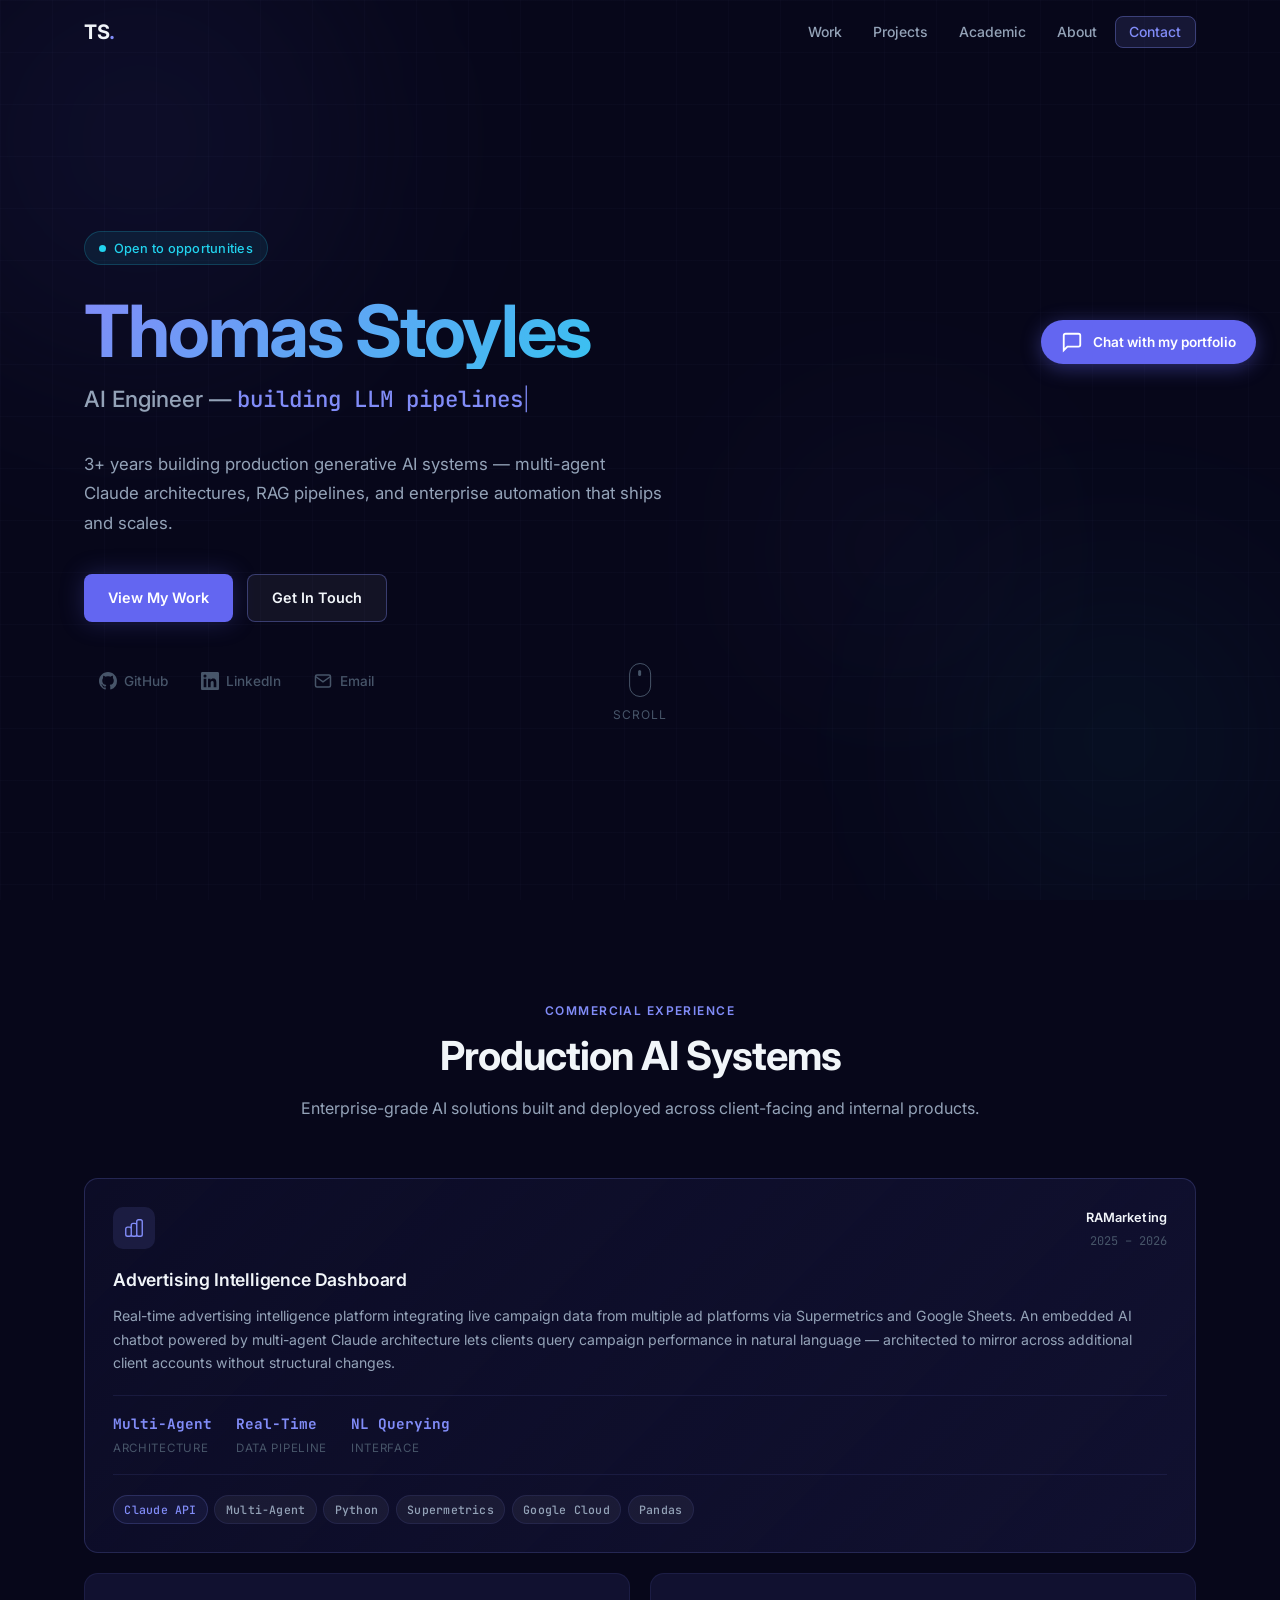
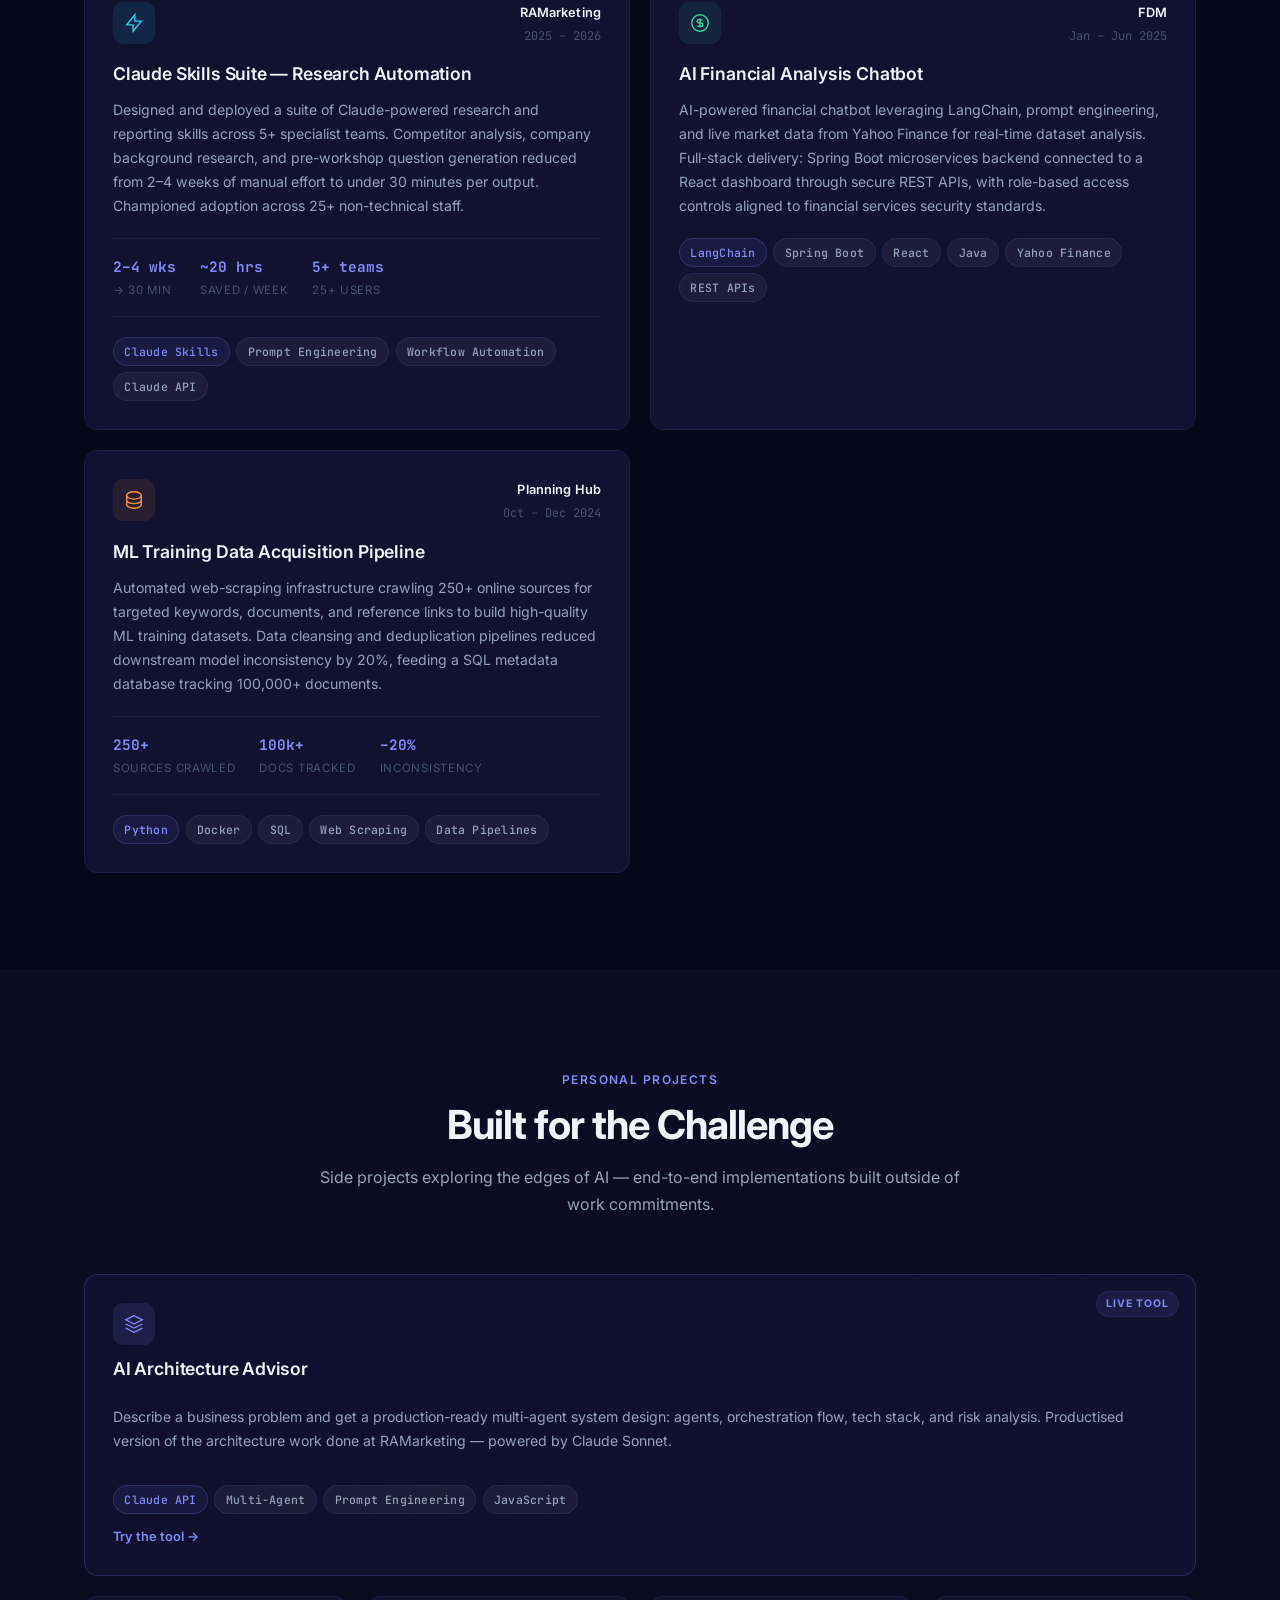
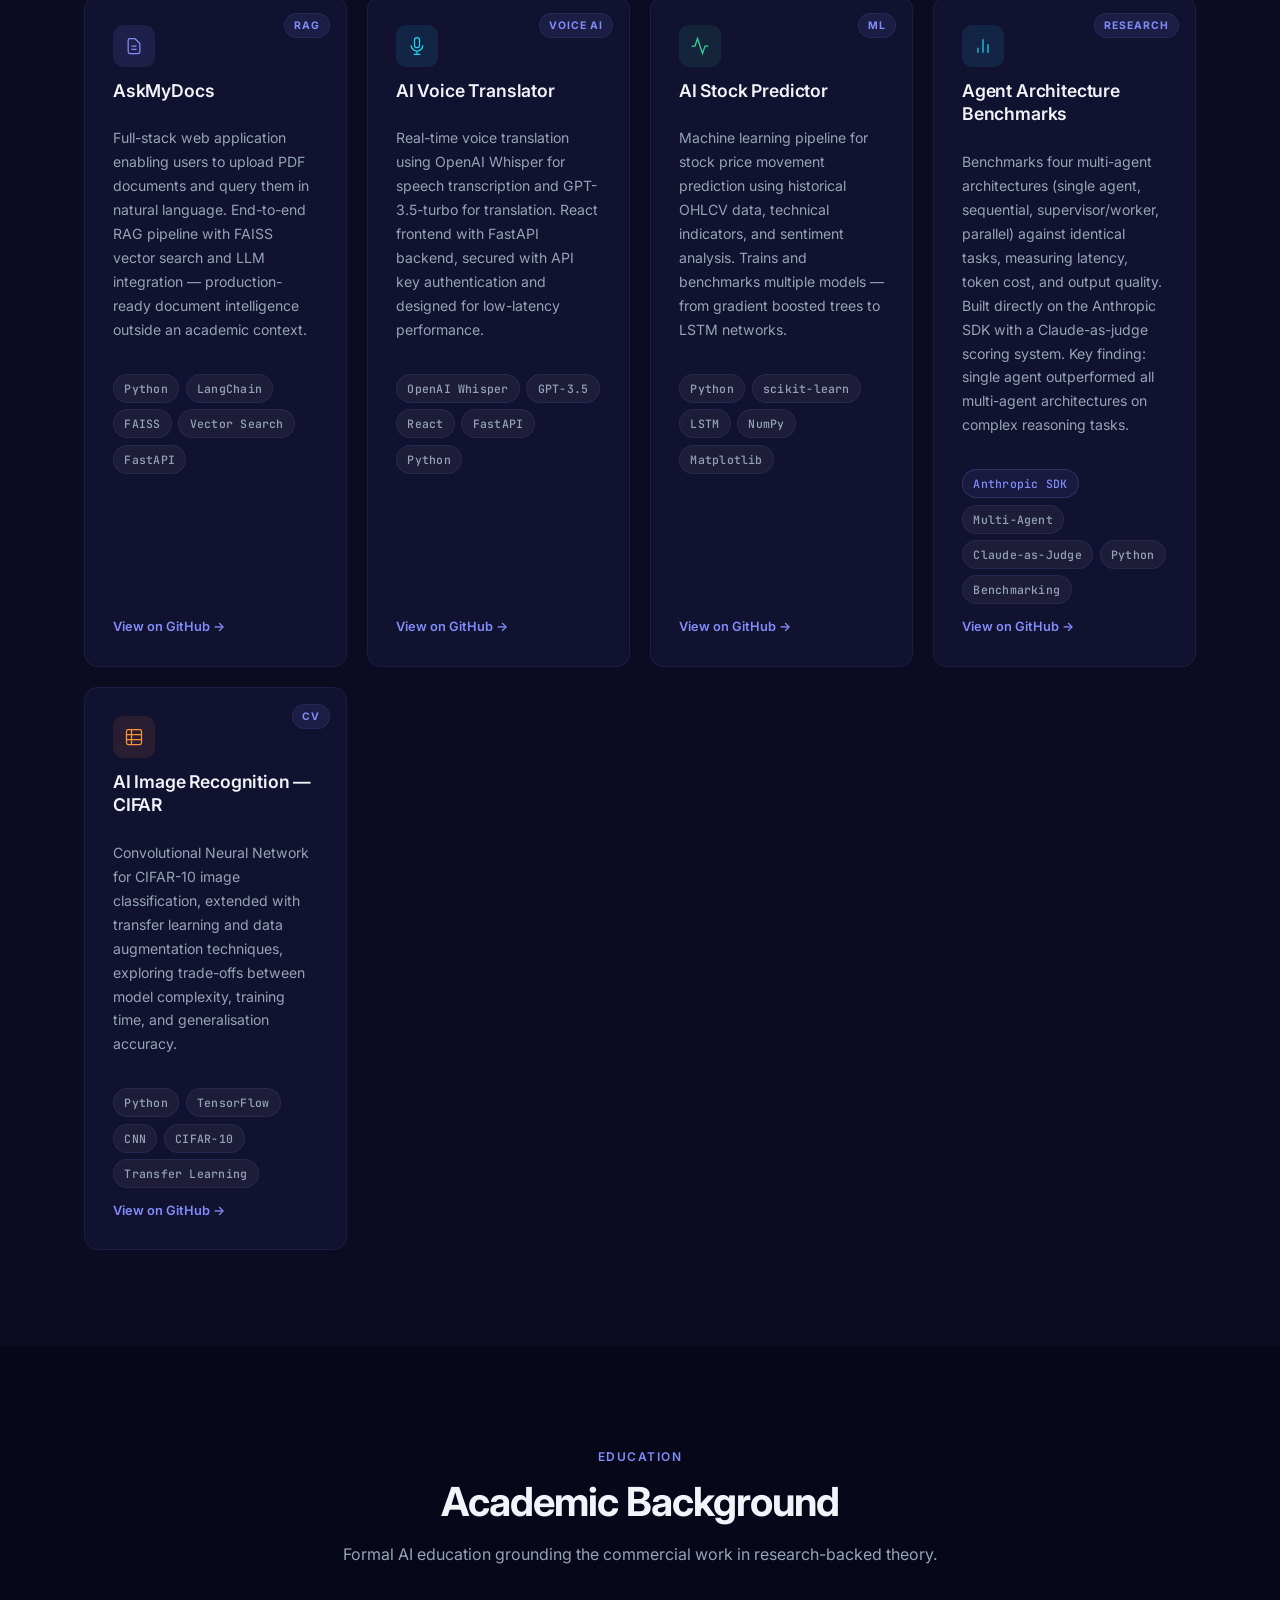
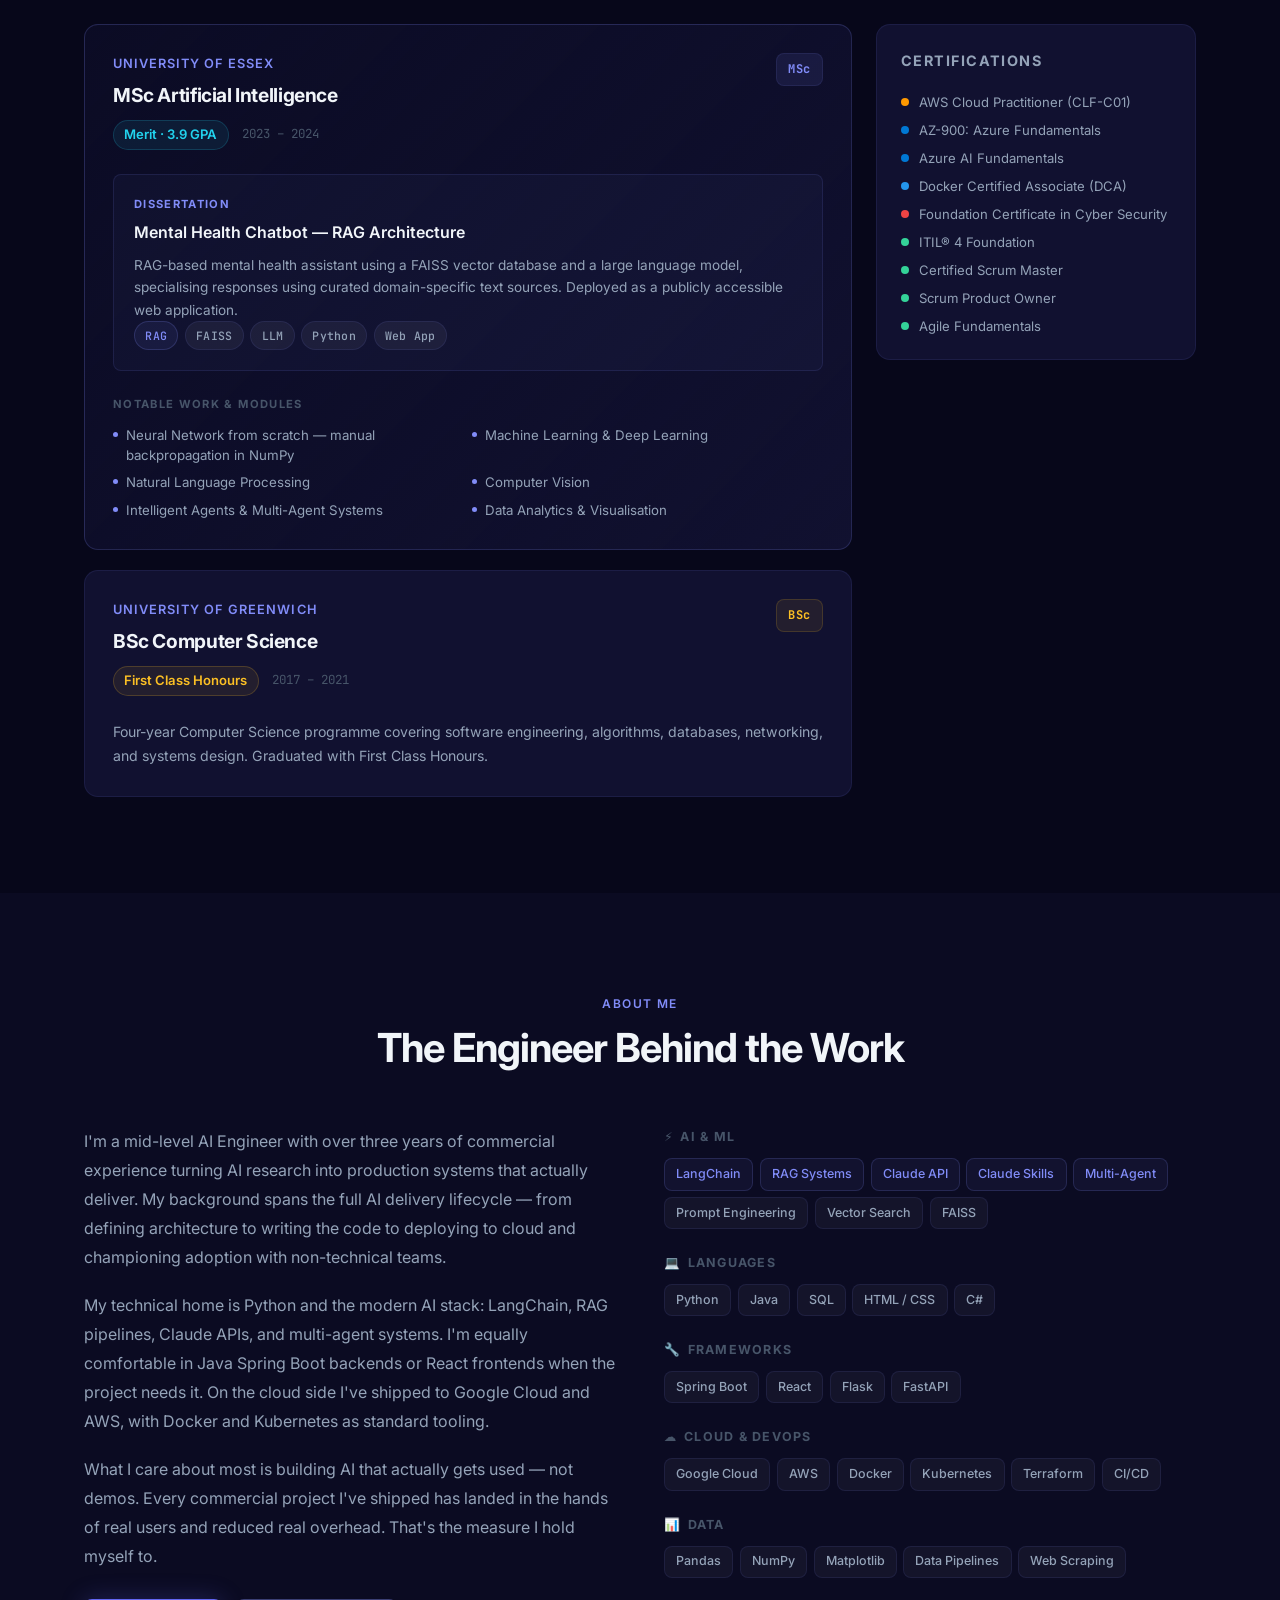
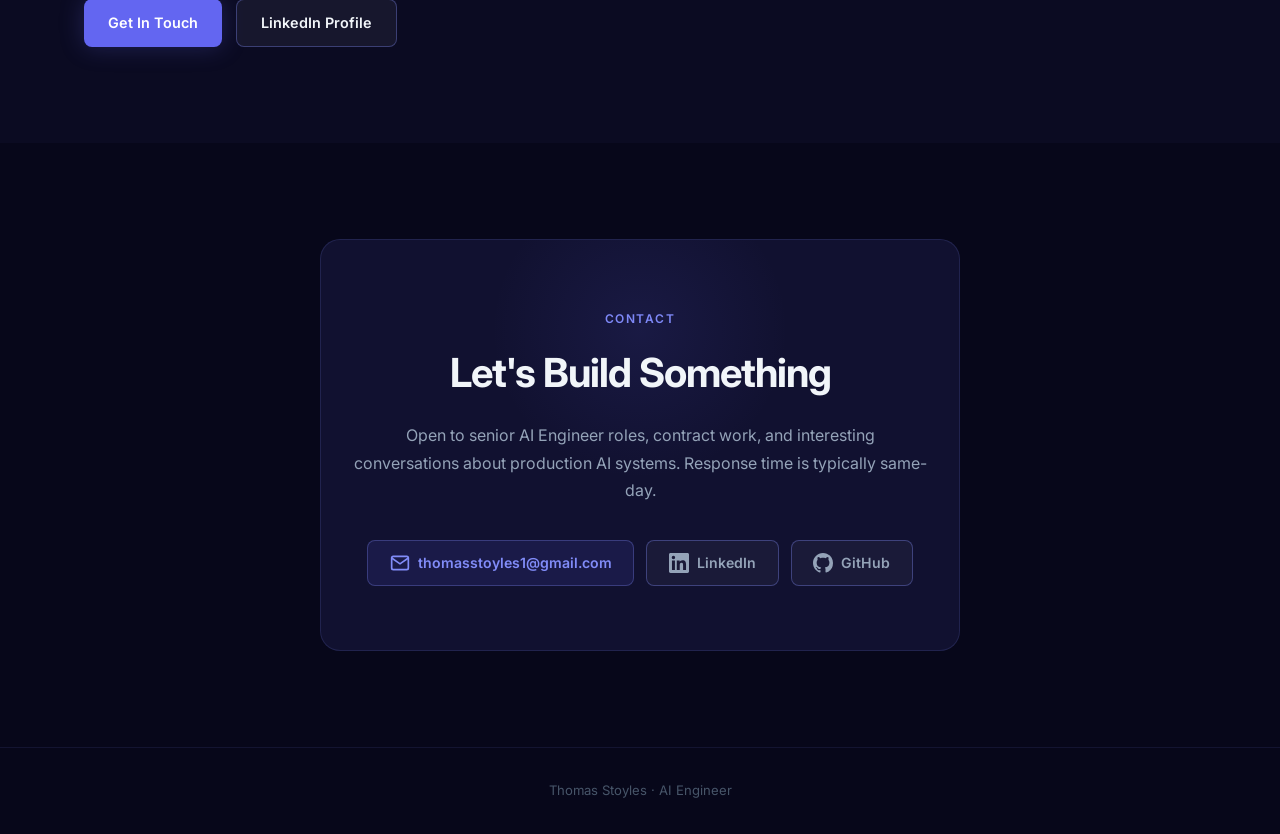
<file: index.html>
<!DOCTYPE html>
<html lang="en">
<head>
  <meta charset="UTF-8">
  <meta name="viewport" content="width=device-width, initial-scale=1.0">
  <meta name="description" content="Thomas Stoyles — AI Engineer specialising in LangChain, RAG pipelines, Claude API, and multi-agent architecture. MSc Artificial Intelligence.">
  <meta property="og:title" content="Thomas Stoyles — AI Engineer">
  <meta property="og:description" content="AI Engineer with 3+ years commercial experience building production-grade generative AI solutions.">
  <meta property="og:type" content="website">
  <title>Thomas Stoyles — AI Engineer</title>
  <link rel="preconnect" href="https://fonts.googleapis.com">
  <link rel="preconnect" href="https://fonts.gstatic.com" crossorigin>
  <link href="https://fonts.googleapis.com/css2?family=Inter:wght@300;400;500;600;700&family=JetBrains+Mono:wght@400;500&display=swap" rel="stylesheet">
  <link rel="stylesheet" href="css/style.css">
</head>
<body>

  <!-- Navigation -->
  <nav id="navbar">
    <div class="nav-container">
      <a href="#hero" class="nav-logo">TS<span class="logo-dot">.</span></a>
      <ul class="nav-links" id="nav-links">
        <li><a href="#work" class="nav-link">Work</a></li>
        <li><a href="#projects" class="nav-link">Projects</a></li>
        <li><a href="#academic" class="nav-link">Academic</a></li>
        <li><a href="#about" class="nav-link">About</a></li>
        <li><a href="#contact" class="nav-link nav-cta">Contact</a></li>
      </ul>
      <button class="nav-toggle" id="nav-toggle" aria-label="Toggle navigation">
        <span></span><span></span><span></span>
      </button>
    </div>
  </nav>

  <main>

    <!-- Hero -->
    <section id="hero" class="hero">
      <div class="hero-bg">
        <div class="blob blob-1"></div>
        <div class="blob blob-2"></div>
        <div class="blob blob-3"></div>
        <div class="grid-overlay"></div>
      </div>
      <div class="container">
        <div class="hero-content">
          <div class="hero-badge">
            <span class="badge-pulse"></span>
            Open to opportunities
          </div>
          <h1 class="hero-name">Thomas Stoyles</h1>
          <div class="hero-title">
            <span class="title-static">AI Engineer — </span><span class="title-rotating" id="rotating-title"></span><span class="cursor">|</span>
          </div>
          <p class="hero-tagline">
            3+ years building production generative AI systems — multi-agent Claude architectures,
            RAG pipelines, and enterprise automation that ships and scales.
          </p>
          <div class="hero-actions">
            <a href="#work" class="btn btn-primary">View My Work</a>
            <a href="#contact" class="btn btn-secondary">Get In Touch</a>
          </div>
          <div class="hero-socials">
            <a href="https://github.com/ThomasStoyles" target="_blank" rel="noopener" class="social-link">
              <svg viewBox="0 0 24 24" fill="currentColor" width="18" height="18"><path d="M12 0C5.37 0 0 5.37 0 12c0 5.31 3.435 9.795 8.205 11.385.6.105.825-.255.825-.57 0-.285-.015-1.23-.015-2.235-3.015.555-3.795-.735-4.035-1.41-.135-.345-.72-1.41-1.23-1.695-.42-.225-1.02-.78-.015-.795.945-.015 1.62.87 1.845 1.23 1.08 1.815 2.805 1.305 3.495.99.105-.78.42-1.305.765-1.605-2.67-.3-5.46-1.335-5.46-5.925 0-1.305.465-2.385 1.23-3.225-.12-.3-.54-1.53.12-3.18 0 0 1.005-.315 3.3 1.23.96-.27 1.98-.405 3-.405s2.04.135 3 .405c2.295-1.56 3.3-1.23 3.3-1.23.66 1.65.24 2.88.12 3.18.765.84 1.23 1.905 1.23 3.225 0 4.605-2.805 5.625-5.475 5.925.435.375.81 1.095.81 2.22 0 1.605-.015 2.895-.015 3.3 0 .315.225.69.825.57A12.02 12.02 0 0024 12c0-6.63-5.37-12-12-12z"/></svg>
              GitHub
            </a>
            <a href="https://www.linkedin.com/in/thomas-stoyles/" target="_blank" rel="noopener" class="social-link">
              <svg viewBox="0 0 24 24" fill="currentColor" width="18" height="18"><path d="M20.447 20.452h-3.554v-5.569c0-1.328-.027-3.037-1.852-3.037-1.853 0-2.136 1.445-2.136 2.939v5.667H9.351V9h3.414v1.561h.046c.477-.9 1.637-1.85 3.37-1.85 3.601 0 4.267 2.37 4.267 5.455v6.286zM5.337 7.433a2.062 2.062 0 01-2.063-2.065 2.064 2.064 0 112.063 2.065zm1.782 13.019H3.555V9h3.564v11.452zM22.225 0H1.771C.792 0 0 .774 0 1.729v20.542C0 23.227.792 24 1.771 24h20.451C23.2 24 24 23.227 24 22.271V1.729C24 .774 23.2 0 22.222 0h.003z"/></svg>
              LinkedIn
            </a>
            <a href="mailto:thomasstoyles1@gmail.com" class="social-link">
              <svg viewBox="0 0 24 24" fill="none" stroke="currentColor" stroke-width="2" width="18" height="18"><path d="M4 4h16c1.1 0 2 .9 2 2v12c0 1.1-.9 2-2 2H4c-1.1 0-2-.9-2-2V6c0-1.1.9-2 2-2z"/><polyline points="22,6 12,13 2,6"/></svg>
              Email
            </a>
          </div>
        </div>
        <a href="#work" class="scroll-indicator" aria-label="Scroll down">
          <div class="scroll-mouse">
            <div class="scroll-wheel"></div>
          </div>
          <span>Scroll</span>
        </a>
      </div>
    </section>

    <!-- Commercial Work -->
    <section id="work" class="section">
      <div class="container">
        <div class="section-header reveal">
          <span class="section-label">Commercial Experience</span>
          <h2 class="section-title">Production AI Systems</h2>
          <p class="section-desc">Enterprise-grade AI solutions built and deployed across client-facing and internal products.</p>
        </div>
        <div class="cards-grid">

          <article class="card card--featured reveal">
            <div class="card-header">
              <div class="card-icon card-icon--purple">
                <svg viewBox="0 0 24 24" fill="none" stroke="currentColor" stroke-width="1.5" width="22" height="22"><path d="M9 19v-6a2 2 0 00-2-2H5a2 2 0 00-2 2v6a2 2 0 002 2h2a2 2 0 002-2zm0 0V9a2 2 0 012-2h2a2 2 0 012 2v10m-6 0a2 2 0 002 2h2a2 2 0 002-2m0 0V5a2 2 0 012-2h2a2 2 0 012 2v14a2 2 0 01-2 2h-2a2 2 0 01-2-2z"/></svg>
              </div>
              <div class="card-meta">
                <span class="card-company">RAMarketing</span>
                <span class="card-date">2025 – 2026</span>
              </div>
            </div>
            <h3 class="card-title">Advertising Intelligence Dashboard</h3>
            <p class="card-desc">Real-time advertising intelligence platform integrating live campaign data from multiple ad platforms via Supermetrics and Google Sheets. An embedded AI chatbot powered by multi-agent Claude architecture lets clients query campaign performance in natural language — architected to mirror across additional client accounts without structural changes.</p>
            <div class="card-metrics">
              <div class="metric">
                <span class="metric-value">Multi-Agent</span>
                <span class="metric-label">Architecture</span>
              </div>
              <div class="metric">
                <span class="metric-value">Real-Time</span>
                <span class="metric-label">Data Pipeline</span>
              </div>
              <div class="metric">
                <span class="metric-value">NL Querying</span>
                <span class="metric-label">Interface</span>
              </div>
            </div>
            <div class="card-tags">
              <span class="tag tag--primary">Claude API</span>
              <span class="tag">Multi-Agent</span>
              <span class="tag">Python</span>
              <span class="tag">Supermetrics</span>
              <span class="tag">Google Cloud</span>
              <span class="tag">Pandas</span>
            </div>
          </article>

          <article class="card reveal">
            <div class="card-header">
              <div class="card-icon card-icon--cyan">
                <svg viewBox="0 0 24 24" fill="none" stroke="currentColor" stroke-width="1.5" width="22" height="22"><path d="M13 10V3L4 14h7v7l9-11h-7z"/></svg>
              </div>
              <div class="card-meta">
                <span class="card-company">RAMarketing</span>
                <span class="card-date">2025 – 2026</span>
              </div>
            </div>
            <h3 class="card-title">Claude Skills Suite — Research Automation</h3>
            <p class="card-desc">Designed and deployed a suite of Claude-powered research and reporting skills across 5+ specialist teams. Competitor analysis, company background research, and pre-workshop question generation reduced from 2–4 weeks of manual effort to under 30 minutes per output. Championed adoption across 25+ non-technical staff.</p>
            <div class="card-metrics">
              <div class="metric">
                <span class="metric-value">2–4 wks</span>
                <span class="metric-label">→ 30 min</span>
              </div>
              <div class="metric">
                <span class="metric-value">~20 hrs</span>
                <span class="metric-label">saved / week</span>
              </div>
              <div class="metric">
                <span class="metric-value">5+ teams</span>
                <span class="metric-label">25+ users</span>
              </div>
            </div>
            <div class="card-tags">
              <span class="tag tag--primary">Claude Skills</span>
              <span class="tag">Prompt Engineering</span>
              <span class="tag">Workflow Automation</span>
              <span class="tag">Claude API</span>
            </div>
          </article>

          <article class="card reveal">
            <div class="card-header">
              <div class="card-icon card-icon--green">
                <svg viewBox="0 0 24 24" fill="none" stroke="currentColor" stroke-width="1.5" width="22" height="22"><path d="M12 8c-1.657 0-3 .895-3 2s1.343 2 3 2 3 .895 3 2-1.343 2-3 2m0-8c1.11 0 2.08.402 2.599 1M12 8V7m0 1v8m0 0v1m0-1c-1.11 0-2.08-.402-2.599-1M21 12a9 9 0 11-18 0 9 9 0 0118 0z"/></svg>
              </div>
              <div class="card-meta">
                <span class="card-company">FDM</span>
                <span class="card-date">Jan – Jun 2025</span>
              </div>
            </div>
            <h3 class="card-title">AI Financial Analysis Chatbot</h3>
            <p class="card-desc">AI-powered financial chatbot leveraging LangChain, prompt engineering, and live market data from Yahoo Finance for real-time dataset analysis. Full-stack delivery: Spring Boot microservices backend connected to a React dashboard through secure REST APIs, with role-based access controls aligned to financial services security standards.</p>
            <div class="card-tags">
              <span class="tag tag--primary">LangChain</span>
              <span class="tag">Spring Boot</span>
              <span class="tag">React</span>
              <span class="tag">Java</span>
              <span class="tag">Yahoo Finance</span>
              <span class="tag">REST APIs</span>
            </div>
          </article>

          <article class="card reveal">
            <div class="card-header">
              <div class="card-icon card-icon--orange">
                <svg viewBox="0 0 24 24" fill="none" stroke="currentColor" stroke-width="1.5" width="22" height="22"><path d="M4 7v10c0 2.21 3.582 4 8 4s8-1.79 8-4V7M4 7c0 2.21 3.582 4 8 4s8-1.79 8-4M4 7c0-2.21 3.582-4 8-4s8 1.79 8 4m0 5c0 2.21-3.582 4-8 4s-8-1.79-8-4"/></svg>
              </div>
              <div class="card-meta">
                <span class="card-company">Planning Hub</span>
                <span class="card-date">Oct – Dec 2024</span>
              </div>
            </div>
            <h3 class="card-title">ML Training Data Acquisition Pipeline</h3>
            <p class="card-desc">Automated web-scraping infrastructure crawling 250+ online sources for targeted keywords, documents, and reference links to build high-quality ML training datasets. Data cleansing and deduplication pipelines reduced downstream model inconsistency by 20%, feeding a SQL metadata database tracking 100,000+ documents.</p>
            <div class="card-metrics">
              <div class="metric">
                <span class="metric-value">250+</span>
                <span class="metric-label">sources crawled</span>
              </div>
              <div class="metric">
                <span class="metric-value">100k+</span>
                <span class="metric-label">docs tracked</span>
              </div>
              <div class="metric">
                <span class="metric-value">–20%</span>
                <span class="metric-label">inconsistency</span>
              </div>
            </div>
            <div class="card-tags">
              <span class="tag tag--primary">Python</span>
              <span class="tag">Docker</span>
              <span class="tag">SQL</span>
              <span class="tag">Web Scraping</span>
              <span class="tag">Data Pipelines</span>
            </div>
          </article>

        </div>
      </div>
    </section>

    <!-- Personal Projects -->
    <section id="projects" class="section section--alt">
      <div class="container">
        <div class="section-header reveal">
          <span class="section-label">Personal Projects</span>
          <h2 class="section-title">Built for the Challenge</h2>
          <p class="section-desc">Side projects exploring the edges of AI — end-to-end implementations built outside of work commitments.</p>
        </div>
        <div class="cards-grid cards-grid--4">

          <article class="card card--project card--featured reveal">
            <div class="project-badge">Live Tool</div>
            <div class="card-icon card-icon--purple">
              <svg viewBox="0 0 24 24" fill="none" stroke="currentColor" stroke-width="1.5" width="20" height="20"><path d="M12 2L2 7l10 5 10-5-10-5z"/><path d="M2 17l10 5 10-5"/><path d="M2 12l10 5 10-5"/></svg>
            </div>
            <h3 class="card-title">AI Architecture Advisor</h3>
            <p class="card-desc">Describe a business problem and get a production-ready multi-agent system design: agents, orchestration flow, tech stack, and risk analysis. Productised version of the architecture work done at RAMarketing — powered by Claude Sonnet.</p>
            <div class="card-tags">
              <span class="tag tag--primary">Claude API</span>
              <span class="tag">Multi-Agent</span>
              <span class="tag">Prompt Engineering</span>
              <span class="tag">JavaScript</span>
            </div>
            <a href="projects/ai-architecture-advisor.html" class="card-link">Try the tool &rarr;</a>
          </article>

          <article class="card card--project reveal">
            <div class="project-badge">RAG</div>
            <div class="card-icon card-icon--purple">
              <svg viewBox="0 0 24 24" fill="none" stroke="currentColor" stroke-width="1.5" width="20" height="20"><path d="M9 12h6m-6 4h6m2 5H7a2 2 0 01-2-2V5a2 2 0 012-2h5.586a1 1 0 01.707.293l5.414 5.414a1 1 0 01.293.707V19a2 2 0 01-2 2z"/></svg>
            </div>
            <h3 class="card-title">AskMyDocs</h3>
            <p class="card-desc">Full-stack web application enabling users to upload PDF documents and query them in natural language. End-to-end RAG pipeline with FAISS vector search and LLM integration — production-ready document intelligence outside an academic context.</p>
            <div class="card-tags">
              <span class="tag">Python</span>
              <span class="tag">LangChain</span>
              <span class="tag">FAISS</span>
              <span class="tag">Vector Search</span>
              <span class="tag">FastAPI</span>
            </div>
            <a href="https://github.com/ThomasStoyles" target="_blank" rel="noopener" class="card-link">View on GitHub &rarr;</a>
          </article>

          <article class="card card--project reveal">
            <div class="project-badge">Voice AI</div>
            <div class="card-icon card-icon--cyan">
              <svg viewBox="0 0 24 24" fill="none" stroke="currentColor" stroke-width="1.5" width="20" height="20"><path d="M19 11a7 7 0 01-7 7m0 0a7 7 0 01-7-7m7 7v4m0 0H8m4 0h4m-4-8a3 3 0 01-3-3V5a3 3 0 016 0v6a3 3 0 01-3 3z"/></svg>
            </div>
            <h3 class="card-title">AI Voice Translator</h3>
            <p class="card-desc">Real-time voice translation using OpenAI Whisper for speech transcription and GPT-3.5-turbo for translation. React frontend with FastAPI backend, secured with API key authentication and designed for low-latency performance.</p>
            <div class="card-tags">
              <span class="tag">OpenAI Whisper</span>
              <span class="tag">GPT-3.5</span>
              <span class="tag">React</span>
              <span class="tag">FastAPI</span>
              <span class="tag">Python</span>
            </div>
            <a href="https://github.com/ThomasStoyles" target="_blank" rel="noopener" class="card-link">View on GitHub &rarr;</a>
          </article>

          <article class="card card--project reveal">
            <div class="project-badge">ML</div>
            <div class="card-icon card-icon--green">
              <svg viewBox="0 0 24 24" fill="none" stroke="currentColor" stroke-width="1.5" width="20" height="20"><polyline points="22 12 18 12 15 21 9 3 6 12 2 12"/></svg>
            </div>
            <h3 class="card-title">AI Stock Predictor</h3>
            <p class="card-desc">Machine learning pipeline for stock price movement prediction using historical OHLCV data, technical indicators, and sentiment analysis. Trains and benchmarks multiple models — from gradient boosted trees to LSTM networks.</p>
            <div class="card-tags">
              <span class="tag">Python</span>
              <span class="tag">scikit-learn</span>
              <span class="tag">LSTM</span>
              <span class="tag">NumPy</span>
              <span class="tag">Matplotlib</span>
            </div>
            <a href="https://github.com/ThomasStoyles" target="_blank" rel="noopener" class="card-link">View on GitHub &rarr;</a>
          </article>

          <article class="card card--project reveal">
            <div class="project-badge">Research</div>
            <div class="card-icon card-icon--cyan">
              <svg viewBox="0 0 24 24" fill="none" stroke="currentColor" stroke-width="1.5" width="20" height="20"><path d="M18 20V10M12 20V4M6 20v-6"/></svg>
            </div>
            <h3 class="card-title">Agent Architecture Benchmarks</h3>
            <p class="card-desc">Benchmarks four multi-agent architectures (single agent, sequential, supervisor/worker, parallel) against identical tasks, measuring latency, token cost, and output quality. Built directly on the Anthropic SDK with a Claude-as-judge scoring system. Key finding: single agent outperformed all multi-agent architectures on complex reasoning tasks.</p>
            <div class="card-tags">
              <span class="tag tag--primary">Anthropic SDK</span>
              <span class="tag">Multi-Agent</span>
              <span class="tag">Claude-as-Judge</span>
              <span class="tag">Python</span>
              <span class="tag">Benchmarking</span>
            </div>
            <a href="https://github.com/ThomasStoyles/Agent-Benchmarks" target="_blank" rel="noopener" class="card-link">View on GitHub &rarr;</a>
          </article>

          <article class="card card--project reveal">
            <div class="project-badge">CV</div>
            <div class="card-icon card-icon--orange">
              <svg viewBox="0 0 24 24" fill="none" stroke="currentColor" stroke-width="1.5" width="20" height="20"><rect x="3" y="3" width="18" height="18" rx="2"/><path d="M3 9h18M3 15h18M9 3v18"/></svg>
            </div>
            <h3 class="card-title">AI Image Recognition — CIFAR</h3>
            <p class="card-desc">Convolutional Neural Network for CIFAR-10 image classification, extended with transfer learning and data augmentation techniques, exploring trade-offs between model complexity, training time, and generalisation accuracy.</p>
            <div class="card-tags">
              <span class="tag">Python</span>
              <span class="tag">TensorFlow</span>
              <span class="tag">CNN</span>
              <span class="tag">CIFAR-10</span>
              <span class="tag">Transfer Learning</span>
            </div>
            <a href="https://github.com/ThomasStoyles" target="_blank" rel="noopener" class="card-link">View on GitHub &rarr;</a>
          </article>

        </div>
      </div>
    </section>

    <!-- Academic -->
    <section id="academic" class="section">
      <div class="container">
        <div class="section-header reveal">
          <span class="section-label">Education</span>
          <h2 class="section-title">Academic Background</h2>
          <p class="section-desc">Formal AI education grounding the commercial work in research-backed theory.</p>
        </div>

        <div class="academic-grid">
          <div class="academic-main reveal">

            <div class="degree-card degree-card--featured">
              <div class="degree-header">
                <div>
                  <div class="degree-institution">University of Essex</div>
                  <h3 class="degree-title">MSc Artificial Intelligence</h3>
                  <div class="degree-meta">
                    <span class="degree-grade">Merit &middot; 3.9 GPA</span>
                    <span class="degree-year">2023 – 2024</span>
                  </div>
                </div>
                <div class="degree-badge">MSc</div>
              </div>

              <div class="dissertation">
                <div class="dissertation-label">Dissertation</div>
                <h4 class="dissertation-title">Mental Health Chatbot — RAG Architecture</h4>
                <p class="dissertation-desc">RAG-based mental health assistant using a FAISS vector database and a large language model, specialising responses using curated domain-specific text sources. Deployed as a publicly accessible web application.</p>
                <div class="card-tags">
                  <span class="tag tag--primary">RAG</span>
                  <span class="tag">FAISS</span>
                  <span class="tag">LLM</span>
                  <span class="tag">Python</span>
                  <span class="tag">Web App</span>
                </div>
              </div>

              <div class="modules-section">
                <div class="modules-label">Notable Work &amp; Modules</div>
                <div class="modules-grid">
                  <div class="module-item"><span class="module-dot"></span>Neural Network from scratch — manual backpropagation in NumPy</div>
                  <div class="module-item"><span class="module-dot"></span>Machine Learning &amp; Deep Learning</div>
                  <div class="module-item"><span class="module-dot"></span>Natural Language Processing</div>
                  <div class="module-item"><span class="module-dot"></span>Computer Vision</div>
                  <div class="module-item"><span class="module-dot"></span>Intelligent Agents &amp; Multi-Agent Systems</div>
                  <div class="module-item"><span class="module-dot"></span>Data Analytics &amp; Visualisation</div>
                </div>
              </div>
            </div>

            <div class="degree-card">
              <div class="degree-header">
                <div>
                  <div class="degree-institution">University of Greenwich</div>
                  <h3 class="degree-title">BSc Computer Science</h3>
                  <div class="degree-meta">
                    <span class="degree-grade degree-grade--gold">First Class Honours</span>
                    <span class="degree-year">2017 – 2021</span>
                  </div>
                </div>
                <div class="degree-badge degree-badge--secondary">BSc</div>
              </div>
              <p class="degree-desc">Four-year Computer Science programme covering software engineering, algorithms, databases, networking, and systems design. Graduated with First Class Honours.</p>
            </div>

          </div>

          <div class="academic-side reveal">
            <div class="certs-card">
              <h3 class="certs-title">Certifications</h3>
              <div class="cert-list">
                <div class="cert-item"><span class="cert-dot cert-dot--aws"></span>AWS Cloud Practitioner (CLF-C01)</div>
                <div class="cert-item"><span class="cert-dot cert-dot--azure"></span>AZ-900: Azure Fundamentals</div>
                <div class="cert-item"><span class="cert-dot cert-dot--azure"></span>Azure AI Fundamentals</div>
                <div class="cert-item"><span class="cert-dot cert-dot--docker"></span>Docker Certified Associate (DCA)</div>
                <div class="cert-item"><span class="cert-dot cert-dot--sec"></span>Foundation Certificate in Cyber Security</div>
                <div class="cert-item"><span class="cert-dot cert-dot--agile"></span>ITIL&reg; 4 Foundation</div>
                <div class="cert-item"><span class="cert-dot cert-dot--agile"></span>Certified Scrum Master</div>
                <div class="cert-item"><span class="cert-dot cert-dot--agile"></span>Scrum Product Owner</div>
                <div class="cert-item"><span class="cert-dot cert-dot--agile"></span>Agile Fundamentals</div>
              </div>
            </div>
          </div>
        </div>
      </div>
    </section>

    <!-- About -->
    <section id="about" class="section section--alt">
      <div class="container">
        <div class="section-header reveal">
          <span class="section-label">About Me</span>
          <h2 class="section-title">The Engineer Behind the Work</h2>
        </div>
        <div class="about-grid">
          <div class="about-bio reveal">
            <p class="bio-text">
              I'm a mid-level AI Engineer with over three years of commercial experience turning AI research into production systems that actually deliver. My background spans the full AI delivery lifecycle — from defining architecture to writing the code to deploying to cloud and championing adoption with non-technical teams.
            </p>
            <p class="bio-text">
              My technical home is Python and the modern AI stack: LangChain, RAG pipelines, Claude APIs, and multi-agent systems. I'm equally comfortable in Java Spring Boot backends or React frontends when the project needs it. On the cloud side I've shipped to Google Cloud and AWS, with Docker and Kubernetes as standard tooling.
            </p>
            <p class="bio-text">
              What I care about most is building AI that actually gets used — not demos. Every commercial project I've shipped has landed in the hands of real users and reduced real overhead. That's the measure I hold myself to.
            </p>
            <div class="about-actions">
              <a href="mailto:thomasstoyles1@gmail.com" class="btn btn-primary">Get In Touch</a>
              <a href="https://www.linkedin.com/in/thomas-stoyles/" target="_blank" rel="noopener" class="btn btn-secondary">LinkedIn Profile</a>
            </div>
          </div>
          <div class="about-skills reveal">
            <div class="skills-container">
              <div class="skill-group">
                <h4 class="skill-group-title"><span class="skill-group-icon">&#9889;</span> AI &amp; ML</h4>
                <div class="skill-tags">
                  <span class="skill-tag skill-tag--primary">LangChain</span>
                  <span class="skill-tag skill-tag--primary">RAG Systems</span>
                  <span class="skill-tag skill-tag--primary">Claude API</span>
                  <span class="skill-tag skill-tag--primary">Claude Skills</span>
                  <span class="skill-tag skill-tag--primary">Multi-Agent</span>
                  <span class="skill-tag">Prompt Engineering</span>
                  <span class="skill-tag">Vector Search</span>
                  <span class="skill-tag">FAISS</span>
                </div>
              </div>
              <div class="skill-group">
                <h4 class="skill-group-title"><span class="skill-group-icon">&#128187;</span> Languages</h4>
                <div class="skill-tags">
                  <span class="skill-tag">Python</span>
                  <span class="skill-tag">Java</span>
                  <span class="skill-tag">SQL</span>
                  <span class="skill-tag">HTML / CSS</span>
                  <span class="skill-tag">C#</span>
                </div>
              </div>
              <div class="skill-group">
                <h4 class="skill-group-title"><span class="skill-group-icon">&#128295;</span> Frameworks</h4>
                <div class="skill-tags">
                  <span class="skill-tag">Spring Boot</span>
                  <span class="skill-tag">React</span>
                  <span class="skill-tag">Flask</span>
                  <span class="skill-tag">FastAPI</span>
                </div>
              </div>
              <div class="skill-group">
                <h4 class="skill-group-title"><span class="skill-group-icon">&#9729;&#65039;</span> Cloud &amp; DevOps</h4>
                <div class="skill-tags">
                  <span class="skill-tag">Google Cloud</span>
                  <span class="skill-tag">AWS</span>
                  <span class="skill-tag">Docker</span>
                  <span class="skill-tag">Kubernetes</span>
                  <span class="skill-tag">Terraform</span>
                  <span class="skill-tag">CI/CD</span>
                </div>
              </div>
              <div class="skill-group">
                <h4 class="skill-group-title"><span class="skill-group-icon">&#128202;</span> Data</h4>
                <div class="skill-tags">
                  <span class="skill-tag">Pandas</span>
                  <span class="skill-tag">NumPy</span>
                  <span class="skill-tag">Matplotlib</span>
                  <span class="skill-tag">Data Pipelines</span>
                  <span class="skill-tag">Web Scraping</span>
                </div>
              </div>
            </div>
          </div>
        </div>
      </div>
    </section>

    <!-- Contact -->
    <section id="contact" class="section">
      <div class="container">
        <div class="contact-wrapper reveal">
          <div class="section-label">Contact</div>
          <h2 class="contact-title">Let's Build Something</h2>
          <p class="contact-desc">
            Open to senior AI Engineer roles, contract work, and interesting conversations about production AI systems.
            Response time is typically same-day.
          </p>
          <div class="contact-links">
            <a href="mailto:thomasstoyles1@gmail.com" class="contact-link contact-link--primary">
              <svg viewBox="0 0 24 24" fill="none" stroke="currentColor" stroke-width="2" width="20" height="20"><path d="M4 4h16c1.1 0 2 .9 2 2v12c0 1.1-.9 2-2 2H4c-1.1 0-2-.9-2-2V6c0-1.1.9-2 2-2z"/><polyline points="22,6 12,13 2,6"/></svg>
              thomasstoyles1@gmail.com
            </a>
            <a href="https://www.linkedin.com/in/thomas-stoyles/" target="_blank" rel="noopener" class="contact-link">
              <svg viewBox="0 0 24 24" fill="currentColor" width="20" height="20"><path d="M20.447 20.452h-3.554v-5.569c0-1.328-.027-3.037-1.852-3.037-1.853 0-2.136 1.445-2.136 2.939v5.667H9.351V9h3.414v1.561h.046c.477-.9 1.637-1.85 3.37-1.85 3.601 0 4.267 2.37 4.267 5.455v6.286zM5.337 7.433a2.062 2.062 0 01-2.063-2.065 2.064 2.064 0 112.063 2.065zm1.782 13.019H3.555V9h3.564v11.452zM22.225 0H1.771C.792 0 0 .774 0 1.729v20.542C0 23.227.792 24 1.771 24h20.451C23.2 24 24 23.227 24 22.271V1.729C24 .774 23.2 0 22.222 0h.003z"/></svg>
              LinkedIn
            </a>
            <a href="https://github.com/ThomasStoyles" target="_blank" rel="noopener" class="contact-link">
              <svg viewBox="0 0 24 24" fill="currentColor" width="20" height="20"><path d="M12 0C5.37 0 0 5.37 0 12c0 5.31 3.435 9.795 8.205 11.385.6.105.825-.255.825-.57 0-.285-.015-1.23-.015-2.235-3.015.555-3.795-.735-4.035-1.41-.135-.345-.72-1.41-1.23-1.695-.42-.225-1.02-.78-.015-.795.945-.015 1.62.87 1.845 1.23 1.08 1.815 2.805 1.305 3.495.99.105-.78.42-1.305.765-1.605-2.67-.3-5.46-1.335-5.46-5.925 0-1.305.465-2.385 1.23-3.225-.12-.3-.54-1.53.12-3.18 0 0 1.005-.315 3.3 1.23.96-.27 1.98-.405 3-.405s2.04.135 3 .405c2.295-1.56 3.3-1.23 3.3-1.23.66 1.65.24 2.88.12 3.18.765.84 1.23 1.905 1.23 3.225 0 4.605-2.805 5.625-5.475 5.925.435.375.81 1.095.81 2.22 0 1.605-.015 2.895-.015 3.3 0 .315.225.69.825.57A12.02 12.02 0 0024 12c0-6.63-5.37-12-12-12z"/></svg>
              GitHub
            </a>
          </div>
        </div>
      </div>
    </section>

  </main>

  <footer class="footer">
    <div class="container">
      <p>Thomas Stoyles &middot; AI Engineer</p>
    </div>
  </footer>

  <!-- Chat Widget -->
  <div id="chat-widget">
    <button id="chat-toggle" aria-label="Chat with portfolio assistant">
      <svg id="chat-icon-open" viewBox="0 0 24 24" fill="none" stroke="currentColor" stroke-width="2" width="22" height="22">
        <path d="M21 15a2 2 0 01-2 2H7l-4 4V5a2 2 0 012-2h14a2 2 0 012 2z"/>
      </svg>
      <svg id="chat-icon-close" viewBox="0 0 24 24" fill="none" stroke="currentColor" stroke-width="2" width="22" height="22" style="display:none">
        <line x1="18" y1="6" x2="6" y2="18"/><line x1="6" y1="6" x2="18" y2="18"/>
      </svg>
      <span class="chat-label">Chat with my portfolio</span>
    </button>

    <div id="chat-panel" aria-hidden="true">
      <div id="chat-panel-header">
        <div class="chat-panel-info">
          <div class="chat-avatar-wrap">
            <div class="chat-avatar">AI</div>
            <span class="chat-online-dot"></span>
          </div>
          <div>
            <p class="chat-panel-name">Portfolio Assistant</p>
            <p class="chat-panel-status">Ask me about Thomas</p>
          </div>
        </div>
        <div class="chat-header-actions">
          <button id="chat-key-btn" title="Configure API key" class="chat-icon-btn">
            <svg viewBox="0 0 24 24" fill="none" stroke="currentColor" stroke-width="2" width="15" height="15"><path d="M21 2l-2 2m-7.61 7.61a5.5 5.5 0 11-7.778 7.778 5.5 5.5 0 017.777-7.777zm0 0L15.5 7.5m0 0l3 3L22 7l-3-3m-3.5 3.5L19 4"/></svg>
          </button>
          <button id="chat-close" aria-label="Close chat" class="chat-icon-btn">
            <svg viewBox="0 0 24 24" fill="none" stroke="currentColor" stroke-width="2" width="15" height="15"><line x1="18" y1="6" x2="6" y2="18"/><line x1="6" y1="6" x2="18" y2="18"/></svg>
          </button>
        </div>
      </div>

      <div id="chat-messages">
        <div class="chat-msg chat-msg--assistant">
          <p>Hi! I'm Thomas's portfolio assistant powered by Claude. Ask me anything about his experience, projects, or skills.</p>
        </div>
      </div>

      <div id="chat-key-setup" class="chat-key-panel" style="display:none">
        <p class="key-setup-title">Configure API Key</p>
        <p class="key-setup-desc">Enter your Anthropic API key to enable the chat. Stored locally in your browser only — never sent anywhere except directly to Anthropic.</p>
        <input type="password" id="key-input" placeholder="sk-ant-..." class="key-input" autocomplete="off">
        <div class="key-actions">
          <button id="key-save" class="btn-key-save">Save Key</button>
          <button id="key-cancel" class="btn-key-cancel">Cancel</button>
        </div>
      </div>

      <div id="chat-input-area">
        <textarea id="chat-input" placeholder="Ask about Thomas's experience..." rows="1" maxlength="500"></textarea>
        <button id="chat-send" aria-label="Send message">
          <svg viewBox="0 0 24 24" fill="none" stroke="currentColor" stroke-width="2" width="18" height="18"><line x1="22" y1="2" x2="11" y2="13"/><polygon points="22 2 15 22 11 13 2 9 22 2"/></svg>
        </button>
      </div>
    </div>
  </div>

  <script src="js/config.js" onerror="window.CLAUDE_API_KEY=undefined;"></script>
  <script src="js/main.js"></script>
  <script src="js/chat.js"></script>
</body>
</html>
</file>
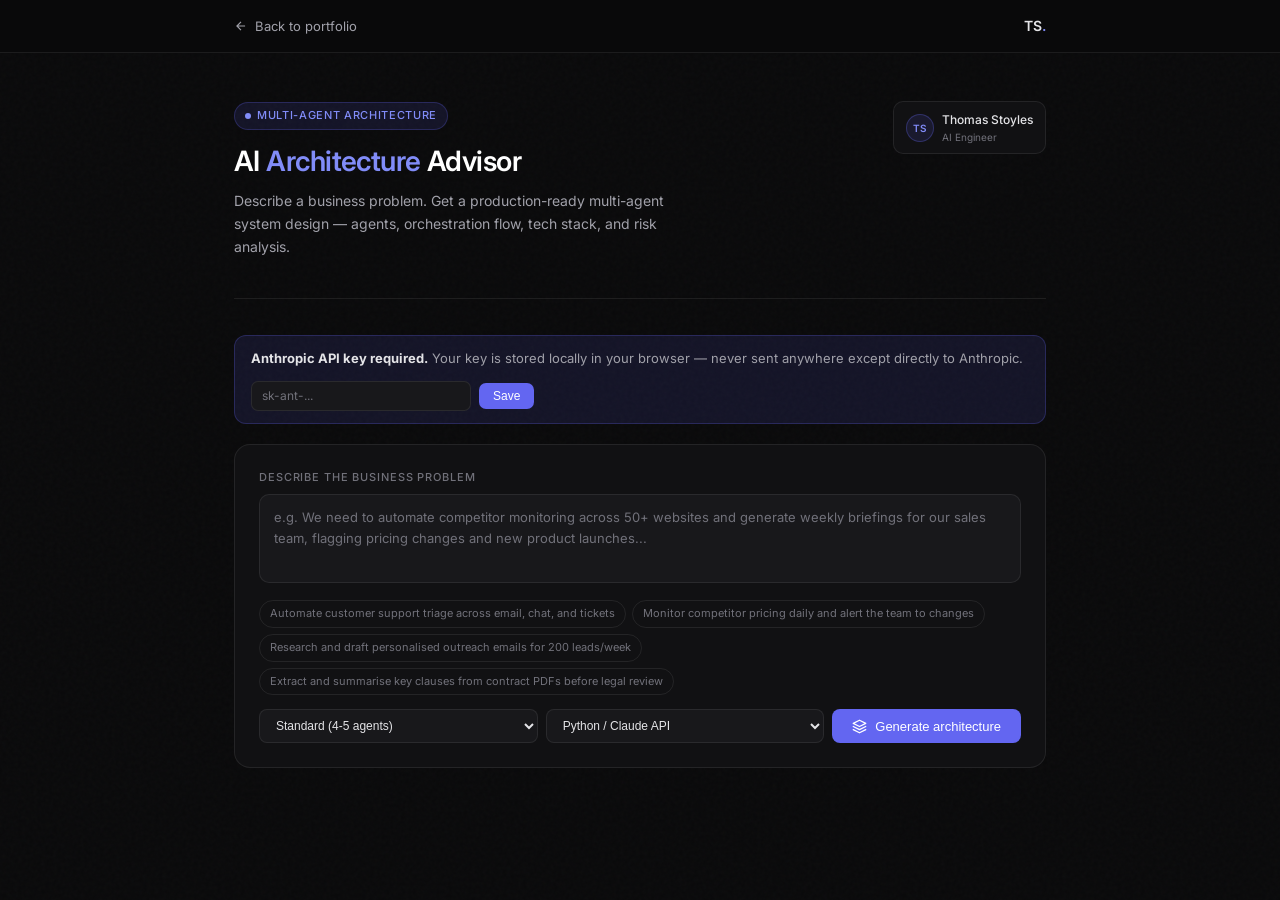
<file: projects/ai-architecture-advisor.html>
<!DOCTYPE html>
<html lang="en">
<head>
  <meta charset="UTF-8">
  <meta name="viewport" content="width=device-width, initial-scale=1.0">
  <meta name="description" content="AI Architecture Advisor — describe a business problem, get a production-ready multi-agent system design. Built by Thomas Stoyles, AI Engineer.">
  <title>AI Architecture Advisor — Thomas Stoyles</title>
  <link rel="preconnect" href="https://fonts.googleapis.com">
  <link rel="preconnect" href="https://fonts.gstatic.com" crossorigin>
  <link href="https://fonts.googleapis.com/css2?family=Inter:wght@300;400;500;600;700&family=JetBrains+Mono:wght@400;500&display=swap" rel="stylesheet">
  <style>
    *, *::before, *::after { box-sizing: border-box; margin: 0; padding: 0; }

    :root {
      --bg: #0a0a0b;
      --bg2: #111113;
      --bg3: #18181b;
      --border: rgba(255,255,255,0.08);
      --border2: rgba(255,255,255,0.14);
      --text: #e4e4e7;
      --text2: #a1a1aa;
      --text3: #71717a;
      --accent: #6366f1;
      --accent2: #818cf8;
      --accent-bg: rgba(99,102,241,0.12);
    }

    html { scroll-behavior: smooth; }

    body {
      font-family: 'Inter', sans-serif;
      background: var(--bg);
      color: var(--text);
      min-height: 100vh;
      line-height: 1.6;
    }

    .noise {
      position: fixed; inset: 0; pointer-events: none; z-index: 0; opacity: 0.025;
      background-image: url("data:image/svg+xml,%3Csvg viewBox='0 0 256 256' xmlns='http://www.w3.org/2000/svg'%3E%3Cfilter id='n'%3E%3CfeTurbulence type='fractalNoise' baseFrequency='0.9' numOctaves='4' stitchTiles='stitch'/%3E%3C/filter%3E%3Crect width='100%25' height='100%25' filter='url(%23n)'/%3E%3C/svg%3E");
    }

    /* Nav */
    .topnav {
      position: sticky; top: 0; z-index: 100;
      border-bottom: 1px solid var(--border);
      background: rgba(10,10,11,0.85); backdrop-filter: blur(12px);
    }
    .topnav-inner {
      max-width: 860px; margin: 0 auto; padding: 0 24px;
      height: 52px; display: flex; align-items: center; justify-content: space-between;
    }
    .back-link {
      display: flex; align-items: center; gap: 7px;
      font-size: 13px; color: var(--text2); text-decoration: none;
      transition: color .15s;
    }
    .back-link:hover { color: var(--text); }
    .back-link svg { flex-shrink: 0; }
    .nav-logo {
      font-size: 14px; font-weight: 600; color: var(--text); text-decoration: none;
      letter-spacing: -.01em;
    }
    .nav-logo span { color: var(--accent2); }

    .container { max-width: 860px; margin: 0 auto; padding: 0 24px; position: relative; z-index: 1; }

    header { padding: 48px 0 40px; border-bottom: 1px solid var(--border); }

    .header-inner { display: flex; align-items: flex-start; justify-content: space-between; gap: 24px; }

    .badge {
      display: inline-flex; align-items: center; gap: 6px;
      font-size: 11px; font-weight: 500; letter-spacing: .06em;
      color: var(--accent2); background: var(--accent-bg);
      padding: 4px 10px; border-radius: 20px; border: 1px solid rgba(99,102,241,0.25);
      margin-bottom: 14px; text-transform: uppercase;
    }
    .badge::before {
      content: ''; width: 6px; height: 6px; border-radius: 50%;
      background: var(--accent2); animation: pulse 2s ease-in-out infinite;
    }
    @keyframes pulse { 0%,100%{opacity:1;transform:scale(1)} 50%{opacity:.5;transform:scale(.85)} }

    h1 { font-size: 28px; font-weight: 600; color: #fff; line-height: 1.25; letter-spacing: -.02em; margin-bottom: 10px; }
    h1 span { color: var(--accent2); }

    .subtitle { font-size: 14px; color: var(--text2); max-width: 480px; line-height: 1.65; }

    .author-link {
      display: flex; align-items: center; gap: 8px; text-decoration: none;
      padding: 8px 12px; border: 1px solid var(--border); border-radius: 10px;
      background: var(--bg2); white-space: nowrap; flex-shrink: 0;
      transition: border-color .15s;
    }
    .author-link:hover { border-color: var(--border2); }
    .author-av {
      width: 28px; height: 28px; border-radius: 50%;
      background: var(--accent-bg); border: 1px solid rgba(99,102,241,0.3);
      display: flex; align-items: center; justify-content: center;
      font-size: 10px; font-weight: 600; color: var(--accent2);
    }
    .author-text { display: flex; flex-direction: column; }
    .author-name { font-size: 12px; font-weight: 500; color: var(--text); }
    .author-role { font-size: 10px; color: var(--text3); }

    main { padding: 36px 0 80px; }

    /* Key banner */
    .key-banner {
      display: flex; align-items: center; justify-content: space-between; gap: 12px;
      background: var(--accent-bg); border: 1px solid rgba(99,102,241,0.25);
      border-radius: 12px; padding: 12px 16px; margin-bottom: 20px; flex-wrap: wrap;
    }
    .key-banner-text { font-size: 13px; color: var(--text2); }
    .key-banner-text strong { color: var(--text); }
    .key-banner-actions { display: flex; gap: 8px; align-items: center; flex-shrink: 0; }
    .key-input-inline {
      font-size: 12px; padding: 6px 10px; border-radius: 7px;
      border: 1px solid var(--border); background: var(--bg3);
      color: var(--text); outline: none; width: 220px;
      font-family: 'JetBrains Mono', monospace;
      transition: border-color .15s;
    }
    .key-input-inline:focus { border-color: rgba(99,102,241,0.5); }
    .key-input-inline::placeholder { color: var(--text3); font-family: 'Inter', sans-serif; }
    .key-save-btn {
      font-size: 12px; padding: 6px 14px; border-radius: 7px;
      background: var(--accent); color: #fff; border: none; cursor: pointer;
      font-weight: 500; transition: background .15s; white-space: nowrap;
    }
    .key-save-btn:hover { background: #5558e3; }
    .key-clear-btn {
      font-size: 12px; padding: 6px 10px; border-radius: 7px;
      border: 1px solid var(--border); color: var(--text3);
      background: transparent; cursor: pointer; transition: all .15s;
    }
    .key-clear-btn:hover { color: var(--text); border-color: var(--border2); }

    /* Input card */
    .input-card {
      background: var(--bg2); border: 1px solid var(--border);
      border-radius: 16px; padding: 24px; margin-bottom: 24px;
    }
    .input-label {
      font-size: 11px; font-weight: 500; color: var(--text3);
      text-transform: uppercase; letter-spacing: .08em; margin-bottom: 8px;
    }
    textarea {
      width: 100%; background: var(--bg3); border: 1px solid var(--border);
      border-radius: 10px; padding: 12px 14px; font-size: 13px; font-family: 'Inter', sans-serif;
      color: var(--text); line-height: 1.6; resize: none; outline: none;
      transition: border-color .15s;
    }
    textarea:focus { border-color: rgba(99,102,241,0.5); }
    textarea::placeholder { color: var(--text3); }

    .examples { display: flex; flex-wrap: wrap; gap: 6px; margin-top: 10px; }
    .ex-pill {
      font-size: 11px; padding: 4px 10px; border-radius: 20px;
      border: 1px solid var(--border); color: var(--text3);
      background: transparent; cursor: pointer; transition: all .15s;
    }
    .ex-pill:hover { border-color: var(--border2); color: var(--text); background: var(--bg3); }

    .controls { display: flex; gap: 8px; margin-top: 14px; flex-wrap: wrap; }
    select {
      font-size: 12px; padding: 8px 12px; border-radius: 8px;
      border: 1px solid var(--border); background: var(--bg3);
      color: var(--text); outline: none; cursor: pointer; flex: 1; min-width: 130px;
      transition: border-color .15s;
    }
    select:focus { border-color: rgba(99,102,241,0.5); }

    .gen-btn {
      display: flex; align-items: center; gap: 8px;
      padding: 8px 20px; border-radius: 8px; font-size: 13px; font-weight: 500;
      background: var(--accent); color: #fff; border: none; cursor: pointer;
      transition: background .15s, opacity .15s; white-space: nowrap;
    }
    .gen-btn:hover { background: #5558e3; }
    .gen-btn:disabled { opacity: .4; cursor: not-allowed; }
    .gen-btn svg { width: 15px; height: 15px; }

    /* Output */
    .result-header {
      display: flex; align-items: flex-start; justify-content: space-between;
      gap: 16px; margin-bottom: 24px;
    }
    .sys-name { font-size: 20px; font-weight: 600; color: #fff; margin-bottom: 4px; }
    .sys-summary { font-size: 13px; color: var(--text2); }

    .copy-btn {
      display: flex; align-items: center; gap: 6px;
      font-size: 11px; padding: 6px 12px; border-radius: 8px;
      border: 1px solid var(--border); color: var(--text2);
      background: var(--bg3); cursor: pointer; white-space: nowrap; flex-shrink: 0;
      transition: all .15s;
    }
    .copy-btn:hover { border-color: var(--border2); color: var(--text); }

    .section-head {
      font-size: 11px; font-weight: 500; color: var(--text3);
      text-transform: uppercase; letter-spacing: .08em; margin-bottom: 12px;
    }

    .agent-grid {
      display: grid; grid-template-columns: repeat(auto-fill, minmax(190px, 1fr));
      gap: 10px; margin-bottom: 24px;
    }
    .agent-card {
      background: var(--bg2); border: 1px solid var(--border);
      border-radius: 12px; padding: 14px 16px; transition: border-color .15s;
    }
    .agent-card:hover { border-color: var(--border2); }
    .a-icon {
      width: 34px; height: 34px; border-radius: 8px;
      display: flex; align-items: center; justify-content: center;
      margin-bottom: 10px; font-size: 15px;
    }
    .a-name { font-size: 13px; font-weight: 500; color: var(--text); margin-bottom: 5px; }
    .a-role { font-size: 12px; color: var(--text2); line-height: 1.55; margin-bottom: 9px; }
    .a-tools { display: flex; flex-wrap: wrap; gap: 4px; }
    .tool-tag {
      font-size: 10px; padding: 2px 7px; border-radius: 20px;
      background: var(--bg3); color: var(--text3); border: 1px solid var(--border);
      font-family: 'JetBrains Mono', monospace;
    }

    .flow-card {
      background: var(--bg2); border: 1px solid var(--border);
      border-radius: 12px; padding: 4px 0; margin-bottom: 24px;
    }
    .flow-step {
      display: flex; gap: 12px; align-items: flex-start;
      padding: 12px 16px; border-bottom: 1px solid var(--border);
    }
    .flow-step:last-child { border-bottom: none; }
    .step-num {
      font-size: 11px; font-weight: 600; color: var(--accent2);
      background: var(--accent-bg); border: 1px solid rgba(99,102,241,0.2);
      width: 22px; height: 22px; border-radius: 50%;
      display: flex; align-items: center; justify-content: center; flex-shrink: 0; margin-top: 1px;
    }
    .step-agent { font-size: 12px; font-weight: 500; color: var(--text); margin-bottom: 2px; }
    .step-action { font-size: 12px; color: var(--text2); }
    .step-output {
      font-size: 11px; color: var(--text3); margin-top: 4px;
      font-family: 'JetBrains Mono', monospace;
      background: var(--bg3); display: inline-block; padding: 2px 8px;
      border-radius: 4px; border: 1px solid var(--border);
    }

    .rec-grid {
      display: grid; grid-template-columns: repeat(auto-fill, minmax(140px, 1fr));
      gap: 8px; margin-bottom: 24px;
    }
    .rec-card { background: var(--bg2); border: 1px solid var(--border); border-radius: 10px; padding: 12px 14px; }
    .rec-label { font-size: 10px; color: var(--text3); margin-bottom: 4px; text-transform: uppercase; letter-spacing: .06em; }
    .rec-val { font-size: 13px; font-weight: 500; color: var(--text); }

    .risk-card {
      background: var(--bg2); border: 1px solid var(--border);
      border-radius: 12px; padding: 4px 0; margin-bottom: 24px;
    }
    .risk-row {
      display: flex; gap: 10px; align-items: flex-start;
      padding: 12px 16px; border-bottom: 1px solid var(--border);
    }
    .risk-row:last-child { border-bottom: none; }
    .risk-badge {
      font-size: 10px; font-weight: 600; padding: 2px 8px; border-radius: 20px;
      text-transform: uppercase; letter-spacing: .04em; flex-shrink: 0; margin-top: 2px;
    }
    .risk-high   { background: rgba(248,113,113,0.15); color: #fca5a5; border: 1px solid rgba(248,113,113,0.3); }
    .risk-medium { background: rgba(245,158,11,0.15);  color: #fcd34d; border: 1px solid rgba(245,158,11,0.3); }
    .risk-low    { background: rgba(74,222,128,0.15);  color: #86efac; border: 1px solid rgba(74,222,128,0.3); }
    .risk-text { flex: 1; }
    .risk-title { font-size: 12px; font-weight: 500; color: var(--text); margin-bottom: 3px; }
    .risk-mit { font-size: 11px; color: var(--text3); }

    .skeleton { background: var(--bg3); border-radius: 6px; height: 14px; margin: 6px 0; animation: shimmer 1.5s ease-in-out infinite; }
    @keyframes shimmer { 0%,100%{opacity:.4} 50%{opacity:.8} }

    .error-card {
      padding: 16px; background: rgba(248,113,113,0.08);
      border: 1px solid rgba(248,113,113,0.2);
      border-radius: 12px; font-size: 13px; color: #fca5a5;
    }

    @media (max-width: 600px) {
      .header-inner { flex-direction: column; }
      .controls { flex-direction: column; }
      .gen-btn { justify-content: center; }
      .key-banner { flex-direction: column; align-items: flex-start; }
      .key-input-inline { width: 100%; }
    }
  </style>
</head>
<body>
<div class="noise"></div>

<nav class="topnav">
  <div class="topnav-inner">
    <a href="../index.html" class="back-link">
      <svg viewBox="0 0 24 24" fill="none" stroke="currentColor" stroke-width="2" width="14" height="14"><path d="M19 12H5M12 5l-7 7 7 7"/></svg>
      Back to portfolio
    </a>
    <a href="../index.html" class="nav-logo">TS<span>.</span></a>
  </div>
</nav>

<div class="container">
  <header>
    <div class="header-inner">
      <div>
        <div class="badge">Multi-agent architecture</div>
        <h1>AI <span>Architecture</span> Advisor</h1>
        <p class="subtitle">Describe a business problem. Get a production-ready multi-agent system design — agents, orchestration flow, tech stack, and risk analysis.</p>
      </div>
      <a class="author-link" href="../index.html">
        <div class="author-av">TS</div>
        <div class="author-text">
          <span class="author-name">Thomas Stoyles</span>
          <span class="author-role">AI Engineer</span>
        </div>
      </a>
    </div>
  </header>

  <main>
    <div id="key-banner" class="key-banner" style="display:none">
      <div class="key-banner-text">
        <strong>Anthropic API key required.</strong> Your key is stored locally in your browser — never sent anywhere except directly to Anthropic.
      </div>
      <div class="key-banner-actions">
        <input type="password" id="key-input" class="key-input-inline" placeholder="sk-ant-..." autocomplete="off">
        <button class="key-save-btn" onclick="saveKey()">Save</button>
      </div>
    </div>
    <div id="key-set-banner" class="key-banner" style="display:none">
      <div class="key-banner-text"><strong>API key configured.</strong> Ready to generate architectures.</div>
      <div class="key-banner-actions">
        <button class="key-clear-btn" onclick="clearKey()">Remove key</button>
      </div>
    </div>

    <div class="input-card">
      <div class="input-label">Describe the business problem</div>
      <textarea id="problem" rows="3" placeholder="e.g. We need to automate competitor monitoring across 50+ websites and generate weekly briefings for our sales team, flagging pricing changes and new product launches..."></textarea>
      <div class="examples">
        <span class="ex-pill" onclick="setEx(this)">Automate customer support triage across email, chat, and tickets</span>
        <span class="ex-pill" onclick="setEx(this)">Monitor competitor pricing daily and alert the team to changes</span>
        <span class="ex-pill" onclick="setEx(this)">Research and draft personalised outreach emails for 200 leads/week</span>
        <span class="ex-pill" onclick="setEx(this)">Extract and summarise key clauses from contract PDFs before legal review</span>
      </div>
      <div class="controls">
        <select id="complexity">
          <option value="lean">Lean (2-3 agents)</option>
          <option value="standard" selected>Standard (4-5 agents)</option>
          <option value="enterprise">Enterprise (6+ agents)</option>
        </select>
        <select id="stack">
          <option value="Python + Claude API" selected>Python / Claude API</option>
          <option value="LangChain + LangGraph">LangChain</option>
          <option value="AutoGen">AutoGen</option>
          <option value="CrewAI">CrewAI</option>
        </select>
        <button class="gen-btn" id="gen-btn" onclick="generate()">
          <svg viewBox="0 0 24 24" fill="none" stroke="currentColor" stroke-width="2" stroke-linecap="round" stroke-linejoin="round"><path d="M12 2L2 7l10 5 10-5-10-5z"/><path d="M2 17l10 5 10-5"/><path d="M2 12l10 5 10-5"/></svg>
          Generate architecture
        </button>
      </div>
    </div>

    <div id="output"></div>
  </main>
</div>

<script src="../js/config.js" onerror="window.CLAUDE_API_KEY=undefined;"></script>
<script>
const MODEL = 'claude-haiku-4-5-20251001';

const colorMap = {
  blue:   'background:rgba(99,102,241,0.15);color:#a5b4fc',
  teal:   'background:rgba(45,212,191,0.15);color:#5eead4',
  purple: 'background:rgba(192,132,252,0.15);color:#d8b4fe',
  coral:  'background:rgba(248,113,113,0.15);color:#fca5a5',
  amber:  'background:rgba(245,158,11,0.15);color:#fcd34d'
};

function getApiKey() {
  return (typeof window.CLAUDE_API_KEY !== 'undefined' && window.CLAUDE_API_KEY)
    || localStorage.getItem('portfolio_claude_key')
    || null;
}

function saveKey() {
  const val = document.getElementById('key-input').value.trim();
  if (!val.startsWith('sk-ant-')) {
    document.getElementById('key-input').style.borderColor = '#ef4444';
    return;
  }
  localStorage.setItem('portfolio_claude_key', val);
  document.getElementById('key-input').value = '';
  renderKeyBanners();
}

function clearKey() {
  localStorage.removeItem('portfolio_claude_key');
  renderKeyBanners();
}

function renderKeyBanners() {
  const hasKey = !!getApiKey();
  document.getElementById('key-banner').style.display     = hasKey ? 'none'  : 'flex';
  document.getElementById('key-set-banner').style.display = hasKey ? 'flex'  : 'none';
}

document.getElementById('key-input').addEventListener('input', () => {
  document.getElementById('key-input').style.borderColor = '';
});

function setEx(el) {
  document.getElementById('problem').value = el.textContent.trim();
}

function showSkeleton() {
  document.getElementById('output').innerHTML = `
    <div style="margin-bottom:24px">
      <div class="skeleton" style="width:40%;height:20px;margin-bottom:8px"></div>
      <div class="skeleton" style="width:70%"></div>
    </div>
    <div style="display:grid;grid-template-columns:repeat(3,1fr);gap:10px;margin-bottom:24px">
      ${[1,2,3].map(() => `
        <div style="background:var(--bg2);border:1px solid var(--border);border-radius:12px;padding:14px">
          <div class="skeleton" style="width:34px;height:34px;border-radius:8px;margin-bottom:10px"></div>
          <div class="skeleton" style="width:65%"></div>
          <div class="skeleton" style="width:90%"></div>
          <div class="skeleton" style="width:80%"></div>
        </div>`).join('')}
    </div>
    <div class="skeleton" style="width:100%;height:120px;border-radius:12px;margin-bottom:24px"></div>`;
}

async function generate() {
  const problem = document.getElementById('problem').value.trim();
  if (!problem) { document.getElementById('problem').focus(); return; }

  const apiKey = getApiKey();
  if (!apiKey) {
    renderKeyBanners();
    document.getElementById('key-input').focus();
    return;
  }

  const complexity = document.getElementById('complexity').value;
  const stack = document.getElementById('stack').value;
  const btn = document.getElementById('gen-btn');
  btn.disabled = true;
  showSkeleton();

  const agentCount = complexity === 'lean' ? '2-3' : complexity === 'standard' ? '4-5' : '6-8';

  const prompt = `You are an expert AI systems architect specialising in multi-agent systems. Given a business problem, produce a production-ready multi-agent architecture design.

Business problem: ${problem}
Target complexity: ${agentCount} agents
Implementation stack: ${stack}

Respond ONLY with a valid JSON object. No markdown, no backticks, no preamble. Exact structure:

{
  "systemName": "short system name (3-5 words)",
  "summary": "one sentence describing what the system does",
  "agents": [
    {
      "name": "Agent Name",
      "role": "What this agent does (1-2 sentences)",
      "tools": ["tool1", "tool2", "tool3"],
      "color": "one of: blue, teal, purple, coral, amber"
    }
  ],
  "orchestrationFlow": [
    {
      "step": 1,
      "agent": "Agent Name",
      "action": "What this agent does at this step",
      "output": "What it produces (short)"
    }
  ],
  "stack": {
    "framework": "specific framework recommendation",
    "memory": "memory or state management approach",
    "deployment": "deployment recommendation",
    "estimatedBuildTime": "e.g. 2-3 weeks for a small team"
  },
  "risks": [
    {
      "level": "high",
      "risk": "Brief risk description",
      "mitigation": "How to handle it"
    }
  ]
}`;

  try {
    const res = await fetch('https://api.anthropic.com/v1/messages', {
      method: 'POST',
      headers: {
        'content-type': 'application/json',
        'x-api-key': apiKey,
        'anthropic-version': '2023-06-01',
        'anthropic-dangerous-direct-browser-access': 'true',
      },
      body: JSON.stringify({
        model: MODEL,
        max_tokens: 1500,
        system: 'You are a JSON API. Output only a single valid JSON object. No prose, no markdown, no code fences, no explanation before or after. The response must be parseable by JSON.parse().',
        messages: [{ role: 'user', content: prompt }]
      })
    });

    const data = await res.json();

    if (!res.ok) {
      const msg = data.error?.message || `API error ${res.status}`;
      document.getElementById('output').innerHTML = `<div class="error-card">Failed to generate architecture: ${msg}</div>`;
      btn.disabled = false;
      return;
    }

    const raw = data.content?.[0]?.text || '';
    const match = raw.match(/\{[\s\S]*\}/);
    if (!match) throw new SyntaxError('No JSON object found in response');
    const arch = JSON.parse(match[0]);
    renderResult(arch);
  } catch(e) {
    const msg = e instanceof SyntaxError
      ? 'Response was not valid JSON — try again.'
      : (e.message || 'Unknown error. Check your API key and connection.');
    document.getElementById('output').innerHTML = `<div class="error-card">Error: ${msg}</div>`;
  }

  btn.disabled = false;
}

function renderResult(arch) {
  const agents = arch.agents.map(a => {
    const cs = colorMap[a.color] || colorMap.blue;
    return `<div class="agent-card">
      <div class="a-icon" style="${cs}">
        <svg width="16" height="16" viewBox="0 0 24 24" fill="none" stroke="currentColor" stroke-width="2" stroke-linecap="round" stroke-linejoin="round"><rect x="3" y="3" width="18" height="18" rx="2"/><path d="M9 9h6M9 12h6M9 15h4"/></svg>
      </div>
      <div class="a-name">${escHtml(a.name)}</div>
      <div class="a-role">${escHtml(a.role)}</div>
      <div class="a-tools">${a.tools.map(t => `<span class="tool-tag">${escHtml(t)}</span>`).join('')}</div>
    </div>`;
  }).join('');

  const flow = arch.orchestrationFlow.map(s => `
    <div class="flow-step">
      <div class="step-num">${s.step}</div>
      <div>
        <div class="step-agent">${escHtml(s.agent)}</div>
        <div class="step-action">${escHtml(s.action)}</div>
        <div class="step-output">${escHtml(s.output)}</div>
      </div>
    </div>`).join('');

  const risks = arch.risks.map(r => `
    <div class="risk-row">
      <span class="risk-badge risk-${escHtml(r.level)}">${escHtml(r.level)}</span>
      <div class="risk-text">
        <div class="risk-title">${escHtml(r.risk)}</div>
        <div class="risk-mit">${escHtml(r.mitigation)}</div>
      </div>
    </div>`).join('');

  window._spec = JSON.stringify(arch, null, 2);

  document.getElementById('output').innerHTML = `
    <div class="result-header">
      <div>
        <div class="sys-name">${escHtml(arch.systemName)}</div>
        <div class="sys-summary">${escHtml(arch.summary)}</div>
      </div>
      <button class="copy-btn" onclick="copySpec()" id="copy-btn">
        <svg width="12" height="12" viewBox="0 0 24 24" fill="none" stroke="currentColor" stroke-width="2"><rect x="9" y="9" width="13" height="13" rx="2"/><path d="M5 15H4a2 2 0 01-2-2V4a2 2 0 012-2h9a2 2 0 012 2v1"/></svg>
        Copy spec
      </button>
    </div>

    <div class="section-head">Agents</div>
    <div class="agent-grid">${agents}</div>

    <div class="section-head">Orchestration flow</div>
    <div class="flow-card">${flow}</div>

    <div class="section-head">Implementation</div>
    <div class="rec-grid">
      <div class="rec-card"><div class="rec-label">Framework</div><div class="rec-val">${escHtml(arch.stack.framework)}</div></div>
      <div class="rec-card"><div class="rec-label">Memory</div><div class="rec-val">${escHtml(arch.stack.memory)}</div></div>
      <div class="rec-card"><div class="rec-label">Deployment</div><div class="rec-val">${escHtml(arch.stack.deployment)}</div></div>
      <div class="rec-card"><div class="rec-label">Build time</div><div class="rec-val">${escHtml(arch.stack.estimatedBuildTime)}</div></div>
    </div>

    <div class="section-head">Risks and mitigations</div>
    <div class="risk-card">${risks}</div>`;
}

function escHtml(str) {
  return String(str)
    .replace(/&/g, '&amp;')
    .replace(/</g, '&lt;')
    .replace(/>/g, '&gt;')
    .replace(/"/g, '&quot;');
}

function copySpec() {
  if (!window._spec) return;
  navigator.clipboard.writeText(window._spec).then(() => {
    const btn = document.getElementById('copy-btn');
    if (btn) {
      btn.innerHTML = `<svg width="12" height="12" viewBox="0 0 24 24" fill="none" stroke="currentColor" stroke-width="2.5"><path d="M20 6L9 17l-5-5"/></svg> Copied`;
      setTimeout(() => {
        btn.innerHTML = `<svg width="12" height="12" viewBox="0 0 24 24" fill="none" stroke="currentColor" stroke-width="2"><rect x="9" y="9" width="13" height="13" rx="2"/><path d="M5 15H4a2 2 0 01-2-2V4a2 2 0 012-2h9a2 2 0 012 2v1"/></svg> Copy spec`;
      }, 2000);
    }
  });
}

renderKeyBanners();
</script>
</body>
</html>
</file>
<file: css/style.css>
/* =====================================================
   Thomas Stoyles — Portfolio
   Dark, modern, professional
   ===================================================== */

:root {
  --bg:           #07071a;
  --bg-alt:       #0b0b22;
  --surface:      #0f0f28;
  --card:         #111130;
  --card-hover:   #161640;
  --border:       rgba(129, 140, 248, 0.1);
  --border-hover: rgba(129, 140, 248, 0.35);
  --primary:      #818cf8;
  --primary-d:    #6366f1;
  --accent:       #22d3ee;
  --green:        #34d399;
  --orange:       #fb923c;
  --text:         #f1f5f9;
  --text-2:       #94a3b8;
  --text-3:       #475569;
  --gradient:     linear-gradient(135deg, #818cf8, #22d3ee);
  --radius:       14px;
  --radius-sm:    8px;
  --shadow:       0 4px 24px rgba(0,0,0,0.4);
  --shadow-lg:    0 8px 48px rgba(0,0,0,0.6);
  --transition:   0.22s cubic-bezier(0.4,0,0.2,1);
}

/* ---- Reset ---- */
*, *::before, *::after { box-sizing: border-box; margin: 0; padding: 0; }
html { scroll-behavior: smooth; font-size: 16px; }
body {
  font-family: 'Inter', system-ui, sans-serif;
  background: var(--bg);
  color: var(--text);
  line-height: 1.65;
  -webkit-font-smoothing: antialiased;
  overflow-x: hidden;
}
img { max-width: 100%; display: block; }
a { color: inherit; text-decoration: none; }
ul { list-style: none; }
button { font-family: inherit; cursor: pointer; border: none; background: none; }
textarea { font-family: inherit; }

/* ---- Typography ---- */
.mono { font-family: 'JetBrains Mono', monospace; }

/* ---- Layout ---- */
.container {
  width: 100%;
  max-width: 1160px;
  margin: 0 auto;
  padding: 0 1.5rem;
}

/* =====================================================
   NAVIGATION
   ===================================================== */
#navbar {
  position: fixed;
  top: 0;
  left: 0;
  right: 0;
  z-index: 100;
  transition: background var(--transition), box-shadow var(--transition), backdrop-filter var(--transition);
}
#navbar.scrolled {
  background: rgba(7, 7, 26, 0.88);
  backdrop-filter: blur(16px);
  -webkit-backdrop-filter: blur(16px);
  box-shadow: 0 1px 0 var(--border);
}
.nav-container {
  max-width: 1160px;
  margin: 0 auto;
  padding: 0 1.5rem;
  height: 64px;
  display: flex;
  align-items: center;
  justify-content: space-between;
}
.nav-logo {
  font-size: 1.25rem;
  font-weight: 700;
  letter-spacing: -0.02em;
  color: var(--text);
}
.logo-dot { color: var(--primary); }

.nav-links {
  display: flex;
  align-items: center;
  gap: 0.25rem;
}
.nav-link {
  font-size: 0.875rem;
  font-weight: 500;
  color: var(--text-2);
  padding: 0.4rem 0.85rem;
  border-radius: var(--radius-sm);
  transition: color var(--transition), background var(--transition);
}
.nav-link:hover, .nav-link.active {
  color: var(--text);
  background: rgba(129, 140, 248, 0.08);
}
.nav-cta {
  background: rgba(129, 140, 248, 0.12);
  color: var(--primary) !important;
  border: 1px solid var(--border-hover);
}
.nav-cta:hover {
  background: rgba(129, 140, 248, 0.22) !important;
  color: var(--text) !important;
}

.nav-toggle {
  display: none;
  flex-direction: column;
  gap: 5px;
  padding: 4px;
}
.nav-toggle span {
  display: block;
  width: 22px;
  height: 2px;
  background: var(--text-2);
  border-radius: 2px;
  transition: var(--transition);
}
.nav-toggle.open span:nth-child(1) { transform: translateY(7px) rotate(45deg); }
.nav-toggle.open span:nth-child(2) { opacity: 0; }
.nav-toggle.open span:nth-child(3) { transform: translateY(-7px) rotate(-45deg); }

/* =====================================================
   HERO
   ===================================================== */
.hero {
  position: relative;
  min-height: 100svh;
  display: flex;
  align-items: center;
  overflow: hidden;
}
.hero-bg {
  position: absolute;
  inset: 0;
  pointer-events: none;
}
.blob {
  position: absolute;
  border-radius: 50%;
  filter: blur(90px);
  opacity: 0.55;
}
.blob-1 {
  width: 680px; height: 680px;
  background: radial-gradient(circle, rgba(99,102,241,0.18) 0%, transparent 70%);
  top: -200px; left: -200px;
  animation: blobFloat 12s ease-in-out infinite;
}
.blob-2 {
  width: 520px; height: 520px;
  background: radial-gradient(circle, rgba(34,211,238,0.12) 0%, transparent 70%);
  bottom: -100px; right: -100px;
  animation: blobFloat 15s ease-in-out infinite reverse;
}
.blob-3 {
  width: 380px; height: 380px;
  background: radial-gradient(circle, rgba(129,140,248,0.1) 0%, transparent 70%);
  top: 40%; left: 55%;
  animation: blobFloat 10s ease-in-out infinite 3s;
}
@keyframes blobFloat {
  0%, 100% { transform: translate(0,0) scale(1); }
  33%       { transform: translate(25px,-25px) scale(1.04); }
  66%       { transform: translate(-15px,20px) scale(0.97); }
}
.grid-overlay {
  position: absolute;
  inset: 0;
  background-image:
    linear-gradient(rgba(129,140,248,0.025) 1px, transparent 1px),
    linear-gradient(90deg, rgba(129,140,248,0.025) 1px, transparent 1px);
  background-size: 52px 52px;
}

.hero .container {
  position: relative;
  z-index: 1;
  padding-top: 96px;
  padding-bottom: 4rem;
}
.hero-content { max-width: 700px; }

.hero-badge {
  display: inline-flex;
  align-items: center;
  gap: 0.5rem;
  font-size: 0.8rem;
  font-weight: 500;
  color: var(--accent);
  background: rgba(34,211,238,0.08);
  border: 1px solid rgba(34,211,238,0.2);
  padding: 0.35rem 0.85rem;
  border-radius: 100px;
  margin-bottom: 1.75rem;
  letter-spacing: 0.02em;
}
.badge-pulse {
  width: 7px; height: 7px;
  background: var(--accent);
  border-radius: 50%;
  animation: pulse 2s ease-in-out infinite;
}
@keyframes pulse {
  0%, 100% { opacity: 1; transform: scale(1); }
  50%       { opacity: 0.5; transform: scale(0.8); }
}

.hero-name {
  font-size: clamp(2.75rem, 6vw, 4.5rem);
  font-weight: 700;
  letter-spacing: -0.03em;
  line-height: 1.05;
  background: var(--gradient);
  -webkit-background-clip: text;
  -webkit-text-fill-color: transparent;
  background-clip: text;
  margin-bottom: 0.75rem;
}
.hero-title {
  font-size: clamp(1.1rem, 2.5vw, 1.4rem);
  font-weight: 500;
  color: var(--text-2);
  margin-bottom: 1.5rem;
  min-height: 2em;
}
.title-static { color: var(--text-2); }
.title-rotating {
  color: var(--primary);
  font-family: 'JetBrains Mono', monospace;
}
.cursor {
  color: var(--primary);
  animation: blink 1s step-end infinite;
  font-weight: 300;
}
@keyframes blink { 0%, 100% { opacity: 1; } 50% { opacity: 0; } }

.hero-tagline {
  font-size: 1.05rem;
  color: var(--text-2);
  line-height: 1.75;
  max-width: 580px;
  margin-bottom: 2.25rem;
}

.hero-actions {
  display: flex;
  gap: 0.85rem;
  flex-wrap: wrap;
  margin-bottom: 2.5rem;
}

/* Buttons */
.btn {
  display: inline-flex;
  align-items: center;
  gap: 0.5rem;
  padding: 0.7rem 1.5rem;
  border-radius: var(--radius-sm);
  font-size: 0.9rem;
  font-weight: 600;
  transition: all var(--transition);
  cursor: pointer;
}
.btn-primary {
  background: var(--primary-d);
  color: #fff;
  box-shadow: 0 0 24px rgba(99,102,241,0.25);
}
.btn-primary:hover {
  background: var(--primary);
  box-shadow: 0 0 32px rgba(99,102,241,0.45);
  transform: translateY(-1px);
}
.btn-secondary {
  background: rgba(255,255,255,0.05);
  color: var(--text);
  border: 1px solid var(--border-hover);
}
.btn-secondary:hover {
  background: rgba(255,255,255,0.1);
  border-color: var(--primary);
  transform: translateY(-1px);
}

.hero-socials {
  display: flex;
  gap: 0.25rem;
  flex-wrap: wrap;
}
.social-link {
  display: inline-flex;
  align-items: center;
  gap: 0.45rem;
  font-size: 0.85rem;
  font-weight: 500;
  color: var(--text-3);
  padding: 0.45rem 0.85rem;
  border-radius: var(--radius-sm);
  border: 1px solid transparent;
  transition: all var(--transition);
}
.social-link:hover {
  color: var(--text);
  background: rgba(255,255,255,0.05);
  border-color: var(--border);
}

/* Scroll indicator */
.scroll-indicator {
  position: absolute;
  bottom: 2.5rem;
  left: 50%;
  transform: translateX(-50%);
  display: flex;
  flex-direction: column;
  align-items: center;
  gap: 0.5rem;
  font-size: 0.75rem;
  color: var(--text-3);
  letter-spacing: 0.08em;
  text-transform: uppercase;
  animation: scrollBounce 2s ease-in-out infinite;
}
.scroll-mouse {
  width: 22px; height: 34px;
  border: 1px solid var(--text-3);
  border-radius: 100px;
  display: flex;
  justify-content: center;
  padding-top: 6px;
}
.scroll-wheel {
  width: 3px; height: 6px;
  background: var(--text-3);
  border-radius: 100px;
  animation: scrollWheel 2s ease-in-out infinite;
}
@keyframes scrollWheel {
  0%   { transform: translateY(0); opacity: 1; }
  80%  { transform: translateY(10px); opacity: 0; }
  100% { transform: translateY(0); opacity: 0; }
}
@keyframes scrollBounce {
  0%, 100% { transform: translateX(-50%) translateY(0); }
  50%       { transform: translateX(-50%) translateY(4px); }
}

/* =====================================================
   SECTIONS
   ===================================================== */
.section {
  padding: 6rem 0;
}
.section--alt {
  background: var(--bg-alt);
}

.section-header {
  text-align: center;
  max-width: 680px;
  margin: 0 auto 3.5rem;
}
.section-label {
  display: inline-block;
  font-size: 0.75rem;
  font-weight: 600;
  letter-spacing: 0.12em;
  text-transform: uppercase;
  color: var(--primary);
  margin-bottom: 0.75rem;
}
.section-title {
  font-size: clamp(1.75rem, 4vw, 2.5rem);
  font-weight: 700;
  letter-spacing: -0.025em;
  line-height: 1.15;
  margin-bottom: 1rem;
}
.section-desc {
  font-size: 1rem;
  color: var(--text-2);
  line-height: 1.7;
}

/* =====================================================
   CARDS GRID
   ===================================================== */
.cards-grid {
  display: grid;
  grid-template-columns: repeat(2, 1fr);
  gap: 1.25rem;
}
.cards-grid--4 {
  grid-template-columns: repeat(4, 1fr);
}

/* Card */
.card {
  background: var(--card);
  border: 1px solid var(--border);
  border-radius: var(--radius);
  padding: 1.75rem;
  transition: all var(--transition);
  position: relative;
  overflow: hidden;
}
.card::before {
  content: '';
  position: absolute;
  inset: 0;
  background: linear-gradient(135deg, rgba(129,140,248,0.03), transparent);
  opacity: 0;
  transition: opacity var(--transition);
  pointer-events: none;
}
.card:hover {
  border-color: var(--border-hover);
  background: var(--card-hover);
  transform: translateY(-2px);
  box-shadow: var(--shadow);
}
.card:hover::before { opacity: 1; }

.card--featured {
  grid-column: 1 / -1;
  border-color: rgba(129,140,248,0.2);
  background: linear-gradient(135deg, rgba(99,102,241,0.06), var(--card));
}

.card--project {
  display: flex;
  flex-direction: column;
  gap: 0.75rem;
}
.project-badge {
  position: absolute;
  top: 1rem;
  right: 1rem;
  font-size: 0.65rem;
  font-weight: 700;
  letter-spacing: 0.1em;
  text-transform: uppercase;
  color: var(--primary);
  background: rgba(129,140,248,0.1);
  border: 1px solid var(--border);
  padding: 0.2rem 0.55rem;
  border-radius: 100px;
}

/* Card header */
.card-header {
  display: flex;
  align-items: flex-start;
  justify-content: space-between;
  gap: 1rem;
  margin-bottom: 1rem;
}
.card-meta {
  display: flex;
  flex-direction: column;
  align-items: flex-end;
  gap: 0.25rem;
}
.card-company {
  font-size: 0.8rem;
  font-weight: 600;
  color: var(--text);
  letter-spacing: 0.01em;
}
.card-date {
  font-size: 0.75rem;
  color: var(--text-3);
  font-family: 'JetBrains Mono', monospace;
}
.card-title {
  font-size: 1.1rem;
  font-weight: 600;
  line-height: 1.35;
  margin-bottom: 0.75rem;
  letter-spacing: -0.01em;
}
.card-desc {
  font-size: 0.88rem;
  color: var(--text-2);
  line-height: 1.7;
  margin-bottom: 1.25rem;
}

/* Card icons */
.card-icon {
  width: 42px; height: 42px;
  border-radius: 10px;
  display: flex;
  align-items: center;
  justify-content: center;
  flex-shrink: 0;
}
.card-icon--purple { background: rgba(129,140,248,0.12); color: var(--primary); }
.card-icon--cyan   { background: rgba(34,211,238,0.1);  color: var(--accent); }
.card-icon--green  { background: rgba(52,211,153,0.1);  color: var(--green); }
.card-icon--orange { background: rgba(251,146,60,0.1);  color: var(--orange); }

/* Metrics row */
.card-metrics {
  display: flex;
  gap: 1.5rem;
  padding: 1rem 0;
  border-top: 1px solid var(--border);
  border-bottom: 1px solid var(--border);
  margin-bottom: 1.25rem;
}
.metric { display: flex; flex-direction: column; gap: 0.15rem; }
.metric-value {
  font-size: 0.9rem;
  font-weight: 700;
  color: var(--primary);
  font-family: 'JetBrains Mono', monospace;
}
.metric-label {
  font-size: 0.72rem;
  color: var(--text-3);
  text-transform: uppercase;
  letter-spacing: 0.06em;
}

/* Tags */
.card-tags { display: flex; flex-wrap: wrap; gap: 0.4rem; }
.tag {
  font-size: 0.72rem;
  font-weight: 500;
  color: var(--text-2);
  background: rgba(255,255,255,0.05);
  border: 1px solid var(--border);
  padding: 0.25rem 0.65rem;
  border-radius: 100px;
  font-family: 'JetBrains Mono', monospace;
  letter-spacing: 0.02em;
  transition: all var(--transition);
}
.tag:hover {
  color: var(--text);
  border-color: rgba(255,255,255,0.15);
}
.tag--primary {
  color: var(--primary);
  background: rgba(129,140,248,0.08);
  border-color: rgba(129,140,248,0.2);
}

/* Card link */
.card-link {
  margin-top: auto;
  font-size: 0.8rem;
  font-weight: 600;
  color: var(--primary);
  transition: color var(--transition), gap var(--transition);
  display: inline-flex;
  align-items: center;
}
.card-link:hover { color: var(--accent); }

/* =====================================================
   ACADEMIC
   ===================================================== */
.academic-grid {
  display: grid;
  grid-template-columns: 1fr 320px;
  gap: 1.5rem;
  align-items: start;
}
.academic-main { display: flex; flex-direction: column; gap: 1.25rem; }

.degree-card {
  background: var(--card);
  border: 1px solid var(--border);
  border-radius: var(--radius);
  padding: 1.75rem;
}
.degree-card--featured {
  border-color: rgba(129,140,248,0.2);
  background: linear-gradient(135deg, rgba(99,102,241,0.05), var(--card));
}
.degree-header {
  display: flex;
  justify-content: space-between;
  align-items: flex-start;
  margin-bottom: 1.5rem;
}
.degree-institution {
  font-size: 0.8rem;
  font-weight: 600;
  color: var(--primary);
  text-transform: uppercase;
  letter-spacing: 0.08em;
  margin-bottom: 0.35rem;
}
.degree-title {
  font-size: 1.2rem;
  font-weight: 700;
  letter-spacing: -0.02em;
  margin-bottom: 0.5rem;
}
.degree-meta {
  display: flex;
  align-items: center;
  gap: 0.85rem;
  flex-wrap: wrap;
}
.degree-grade {
  font-size: 0.82rem;
  font-weight: 600;
  color: var(--accent);
  background: rgba(34,211,238,0.08);
  border: 1px solid rgba(34,211,238,0.18);
  padding: 0.2rem 0.65rem;
  border-radius: 100px;
}
.degree-grade--gold {
  color: #fbbf24;
  background: rgba(251,191,36,0.08);
  border-color: rgba(251,191,36,0.2);
}
.degree-year {
  font-size: 0.78rem;
  color: var(--text-3);
  font-family: 'JetBrains Mono', monospace;
}
.degree-badge {
  font-size: 0.75rem;
  font-weight: 700;
  font-family: 'JetBrains Mono', monospace;
  color: var(--primary);
  background: rgba(129,140,248,0.1);
  border: 1px solid var(--border);
  padding: 0.35rem 0.7rem;
  border-radius: var(--radius-sm);
  letter-spacing: 0.05em;
  flex-shrink: 0;
}
.degree-badge--secondary {
  color: #fbbf24;
  background: rgba(251,191,36,0.08);
  border-color: rgba(251,191,36,0.15);
}
.degree-desc {
  font-size: 0.88rem;
  color: var(--text-2);
  line-height: 1.7;
}

.dissertation {
  background: rgba(129,140,248,0.04);
  border: 1px solid rgba(129,140,248,0.12);
  border-radius: var(--radius-sm);
  padding: 1.25rem;
  margin-bottom: 1.5rem;
}
.dissertation-label {
  font-size: 0.7rem;
  font-weight: 700;
  letter-spacing: 0.12em;
  text-transform: uppercase;
  color: var(--primary);
  margin-bottom: 0.4rem;
}
.dissertation-title {
  font-size: 1rem;
  font-weight: 600;
  margin-bottom: 0.5rem;
}
.dissertation-desc {
  font-size: 0.85rem;
  color: var(--text-2);
  line-height: 1.65;
}

.modules-label {
  font-size: 0.7rem;
  font-weight: 700;
  letter-spacing: 0.12em;
  text-transform: uppercase;
  color: var(--text-3);
  margin-bottom: 0.75rem;
}
.modules-grid {
  display: grid;
  grid-template-columns: 1fr 1fr;
  gap: 0.5rem;
}
.module-item {
  font-size: 0.83rem;
  color: var(--text-2);
  display: flex;
  align-items: flex-start;
  gap: 0.5rem;
  line-height: 1.5;
}
.module-dot {
  width: 5px; height: 5px;
  border-radius: 50%;
  background: var(--primary);
  flex-shrink: 0;
  margin-top: 0.45em;
}

/* Certs card */
.certs-card {
  background: var(--card);
  border: 1px solid var(--border);
  border-radius: var(--radius);
  padding: 1.5rem;
  position: sticky;
  top: 80px;
}
.certs-title {
  font-size: 0.9rem;
  font-weight: 700;
  text-transform: uppercase;
  letter-spacing: 0.1em;
  color: var(--text-2);
  margin-bottom: 1.25rem;
}
.cert-list { display: flex; flex-direction: column; gap: 0.6rem; }
.cert-item {
  display: flex;
  align-items: center;
  gap: 0.6rem;
  font-size: 0.82rem;
  color: var(--text-2);
  line-height: 1.4;
}
.cert-dot {
  width: 8px; height: 8px;
  border-radius: 50%;
  flex-shrink: 0;
}
.cert-dot--aws    { background: #ff9900; }
.cert-dot--azure  { background: #0078d4; }
.cert-dot--docker { background: #2496ed; }
.cert-dot--sec    { background: #ef4444; }
.cert-dot--agile  { background: var(--green); }

/* =====================================================
   ABOUT
   ===================================================== */
.about-grid {
  display: grid;
  grid-template-columns: 1fr 1fr;
  gap: 3rem;
  align-items: start;
}
.bio-text {
  font-size: 1rem;
  color: var(--text-2);
  line-height: 1.8;
  margin-bottom: 1.25rem;
}
.about-actions {
  display: flex;
  gap: 0.85rem;
  flex-wrap: wrap;
  margin-top: 1.75rem;
}

.skills-container { display: flex; flex-direction: column; gap: 1.5rem; }
.skill-group {}
.skill-group-title {
  font-size: 0.78rem;
  font-weight: 700;
  text-transform: uppercase;
  letter-spacing: 0.1em;
  color: var(--text-3);
  margin-bottom: 0.65rem;
  display: flex;
  align-items: center;
  gap: 0.4rem;
}
.skill-group-icon { font-style: normal; }
.skill-tags { display: flex; flex-wrap: wrap; gap: 0.4rem; }
.skill-tag {
  font-size: 0.78rem;
  font-weight: 500;
  color: var(--text-2);
  background: rgba(255,255,255,0.04);
  border: 1px solid var(--border);
  padding: 0.3rem 0.7rem;
  border-radius: var(--radius-sm);
  transition: all var(--transition);
}
.skill-tag:hover {
  color: var(--text);
  background: rgba(255,255,255,0.08);
  border-color: rgba(255,255,255,0.15);
}
.skill-tag--primary {
  color: var(--primary);
  background: rgba(129,140,248,0.06);
  border-color: rgba(129,140,248,0.18);
}
.skill-tag--primary:hover {
  background: rgba(129,140,248,0.14);
  border-color: var(--primary);
}

/* =====================================================
   CONTACT
   ===================================================== */
.contact-wrapper {
  text-align: center;
  max-width: 640px;
  margin: 0 auto;
  padding: 4rem 2rem;
  background: var(--card);
  border: 1px solid rgba(129,140,248,0.15);
  border-radius: 20px;
  position: relative;
  overflow: hidden;
}
.contact-wrapper::before {
  content: '';
  position: absolute;
  top: -60px; left: 50%;
  transform: translateX(-50%);
  width: 300px; height: 300px;
  background: radial-gradient(circle, rgba(99,102,241,0.1), transparent 70%);
  pointer-events: none;
}
.contact-title {
  font-size: clamp(1.75rem, 4vw, 2.5rem);
  font-weight: 700;
  letter-spacing: -0.025em;
  margin-bottom: 1rem;
  position: relative;
}
.contact-desc {
  font-size: 1rem;
  color: var(--text-2);
  line-height: 1.7;
  margin-bottom: 2.25rem;
  position: relative;
}
.contact-links {
  display: flex;
  justify-content: center;
  gap: 0.75rem;
  flex-wrap: wrap;
  position: relative;
}
.contact-link {
  display: inline-flex;
  align-items: center;
  gap: 0.5rem;
  font-size: 0.88rem;
  font-weight: 600;
  padding: 0.65rem 1.35rem;
  border-radius: var(--radius-sm);
  border: 1px solid var(--border-hover);
  color: var(--text-2);
  background: rgba(255,255,255,0.04);
  transition: all var(--transition);
}
.contact-link:hover {
  color: var(--text);
  border-color: var(--primary);
  background: rgba(129,140,248,0.08);
  transform: translateY(-1px);
}
.contact-link--primary {
  background: rgba(99,102,241,0.12);
  color: var(--primary);
  border-color: rgba(129,140,248,0.3);
}
.contact-link--primary:hover {
  background: rgba(99,102,241,0.2);
}

/* =====================================================
   FOOTER
   ===================================================== */
.footer {
  padding: 2rem 0;
  border-top: 1px solid var(--border);
  text-align: center;
}
.footer p {
  font-size: 0.82rem;
  color: var(--text-3);
}

/* =====================================================
   SCROLL REVEAL ANIMATIONS
   ===================================================== */
.reveal {
  opacity: 0;
  transform: translateY(24px);
  transition: opacity 0.6s cubic-bezier(0.4,0,0.2,1),
              transform 0.6s cubic-bezier(0.4,0,0.2,1);
}
.reveal.visible {
  opacity: 1;
  transform: translateY(0);
}

/* =====================================================
   CHAT WIDGET
   ===================================================== */
#chat-widget {
  position: fixed;
  bottom: 1.5rem;
  right: 1.5rem;
  z-index: 200;
  display: flex;
  flex-direction: column;
  align-items: flex-end;
  gap: 0.75rem;
}

#chat-toggle {
  display: flex;
  align-items: center;
  gap: 0.6rem;
  background: var(--primary-d);
  color: #fff;
  padding: 0.7rem 1.25rem;
  border-radius: 100px;
  font-size: 0.85rem;
  font-weight: 600;
  box-shadow: 0 4px 20px rgba(99,102,241,0.4);
  transition: all var(--transition);
  cursor: pointer;
}
#chat-toggle:hover {
  background: var(--primary);
  box-shadow: 0 6px 28px rgba(99,102,241,0.55);
  transform: translateY(-1px);
}

.chat-label { white-space: nowrap; }

#chat-panel {
  width: 360px;
  height: 500px;
  background: var(--surface);
  border: 1px solid var(--border-hover);
  border-radius: 18px;
  box-shadow: var(--shadow-lg);
  display: flex;
  flex-direction: column;
  overflow: hidden;
  opacity: 0;
  transform: translateY(12px) scale(0.97);
  pointer-events: none;
  transition: all 0.25s cubic-bezier(0.4,0,0.2,1);
}
#chat-panel.open {
  opacity: 1;
  transform: translateY(0) scale(1);
  pointer-events: all;
}

#chat-panel-header {
  padding: 1rem 1.1rem;
  border-bottom: 1px solid var(--border);
  display: flex;
  align-items: center;
  justify-content: space-between;
  background: var(--card);
  flex-shrink: 0;
}
.chat-panel-info { display: flex; align-items: center; gap: 0.75rem; }
.chat-avatar-wrap { position: relative; }
.chat-avatar {
  width: 36px; height: 36px;
  background: var(--gradient);
  border-radius: 50%;
  display: flex;
  align-items: center;
  justify-content: center;
  font-size: 0.7rem;
  font-weight: 700;
  color: #fff;
}
.chat-online-dot {
  position: absolute;
  bottom: 1px; right: 1px;
  width: 8px; height: 8px;
  background: var(--green);
  border-radius: 50%;
  border: 2px solid var(--card);
}
.chat-panel-name { font-size: 0.88rem; font-weight: 600; }
.chat-panel-status { font-size: 0.72rem; color: var(--text-3); }

.chat-header-actions { display: flex; gap: 0.25rem; }
.chat-icon-btn {
  width: 28px; height: 28px;
  display: flex;
  align-items: center;
  justify-content: center;
  border-radius: var(--radius-sm);
  color: var(--text-3);
  transition: all var(--transition);
}
.chat-icon-btn:hover {
  background: rgba(255,255,255,0.06);
  color: var(--text);
}

#chat-messages {
  flex: 1;
  overflow-y: auto;
  padding: 1rem;
  display: flex;
  flex-direction: column;
  gap: 0.75rem;
  scrollbar-width: thin;
  scrollbar-color: var(--border) transparent;
}
#chat-messages::-webkit-scrollbar { width: 4px; }
#chat-messages::-webkit-scrollbar-thumb { background: var(--border); border-radius: 4px; }

.chat-msg { max-width: 88%; }
.chat-msg--assistant {
  align-self: flex-start;
  background: var(--card);
  border: 1px solid var(--border);
  border-radius: 4px 14px 14px 14px;
  padding: 0.7rem 0.9rem;
}
.chat-msg--user {
  align-self: flex-end;
  background: var(--primary-d);
  border-radius: 14px 4px 14px 14px;
  padding: 0.7rem 0.9rem;
}
.chat-msg p {
  font-size: 0.85rem;
  line-height: 1.6;
  color: var(--text);
  white-space: pre-wrap;
}
.chat-msg--user p { color: #fff; }

.chat-msg--typing .typing-dots {
  display: flex;
  gap: 4px;
  padding: 4px 0;
}
.typing-dot {
  width: 6px; height: 6px;
  background: var(--text-3);
  border-radius: 50%;
  animation: typingDot 1.2s ease-in-out infinite;
}
.typing-dot:nth-child(2) { animation-delay: 0.2s; }
.typing-dot:nth-child(3) { animation-delay: 0.4s; }
@keyframes typingDot {
  0%, 80%, 100% { transform: scale(0.7); opacity: 0.5; }
  40%            { transform: scale(1); opacity: 1; }
}

.chat-key-panel {
  padding: 1rem;
  border-top: 1px solid var(--border);
  background: var(--card);
  flex-shrink: 0;
}
.key-setup-title { font-size: 0.85rem; font-weight: 600; margin-bottom: 0.35rem; }
.key-setup-desc { font-size: 0.78rem; color: var(--text-2); line-height: 1.55; margin-bottom: 0.75rem; }
.key-input {
  width: 100%;
  background: var(--bg);
  border: 1px solid var(--border-hover);
  border-radius: var(--radius-sm);
  color: var(--text);
  font-size: 0.82rem;
  font-family: 'JetBrains Mono', monospace;
  padding: 0.55rem 0.75rem;
  outline: none;
  transition: border-color var(--transition);
  margin-bottom: 0.6rem;
}
.key-input:focus { border-color: var(--primary); }
.key-actions { display: flex; gap: 0.5rem; }
.btn-key-save {
  flex: 1;
  background: var(--primary-d);
  color: #fff;
  font-size: 0.82rem;
  font-weight: 600;
  padding: 0.5rem;
  border-radius: var(--radius-sm);
  transition: background var(--transition);
  cursor: pointer;
}
.btn-key-save:hover { background: var(--primary); }
.btn-key-cancel {
  font-size: 0.82rem;
  color: var(--text-3);
  padding: 0.5rem 0.75rem;
  border-radius: var(--radius-sm);
  transition: all var(--transition);
  cursor: pointer;
}
.btn-key-cancel:hover { color: var(--text); background: rgba(255,255,255,0.05); }

#chat-input-area {
  padding: 0.75rem;
  border-top: 1px solid var(--border);
  display: flex;
  gap: 0.5rem;
  align-items: flex-end;
  flex-shrink: 0;
  background: var(--card);
}
#chat-input {
  flex: 1;
  background: var(--bg);
  border: 1px solid var(--border-hover);
  border-radius: 10px;
  color: var(--text);
  font-size: 0.85rem;
  padding: 0.6rem 0.75rem;
  outline: none;
  resize: none;
  max-height: 100px;
  transition: border-color var(--transition);
  line-height: 1.5;
}
#chat-input:focus { border-color: var(--primary); }
#chat-input::placeholder { color: var(--text-3); }
#chat-send {
  width: 36px; height: 36px;
  background: var(--primary-d);
  color: #fff;
  border-radius: 9px;
  display: flex;
  align-items: center;
  justify-content: center;
  flex-shrink: 0;
  transition: background var(--transition), transform var(--transition);
  cursor: pointer;
}
#chat-send:hover { background: var(--primary); transform: scale(1.05); }
#chat-send:disabled { opacity: 0.4; cursor: not-allowed; transform: none; }

/* =====================================================
   RESPONSIVE
   ===================================================== */
@media (max-width: 1024px) {
  .cards-grid--4 { grid-template-columns: repeat(2, 1fr); }
  .academic-grid { grid-template-columns: 1fr; }
  .certs-card { position: static; }
  .about-grid { grid-template-columns: 1fr; gap: 2.5rem; }
}

@media (max-width: 768px) {
  .section { padding: 4.5rem 0; }

  .nav-links {
    position: fixed;
    top: 64px;
    left: 0;
    right: 0;
    background: rgba(7,7,26,0.97);
    backdrop-filter: blur(16px);
    flex-direction: column;
    padding: 1.25rem 1.5rem 2rem;
    gap: 0.25rem;
    border-bottom: 1px solid var(--border);
    transform: translateY(-110%);
    transition: transform 0.3s cubic-bezier(0.4,0,0.2,1);
  }
  .nav-links.open { transform: translateY(0); }
  .nav-link { padding: 0.65rem 1rem; width: 100%; }
  .nav-toggle { display: flex; }

  .cards-grid,
  .cards-grid--4 { grid-template-columns: 1fr; }
  .card--featured { grid-column: auto; }
  .card-metrics { flex-wrap: wrap; gap: 1rem; }
  .modules-grid { grid-template-columns: 1fr; }

  #chat-panel { width: calc(100vw - 2rem); }
  .chat-label { display: none; }
  #chat-toggle { padding: 0.8rem; border-radius: 50%; }

  .contact-wrapper { padding: 2.5rem 1.5rem; }
  .contact-links { flex-direction: column; align-items: stretch; }
}

@media (max-width: 480px) {
  .hero-actions { flex-direction: column; }
  .btn { justify-content: center; }
}
</file>
